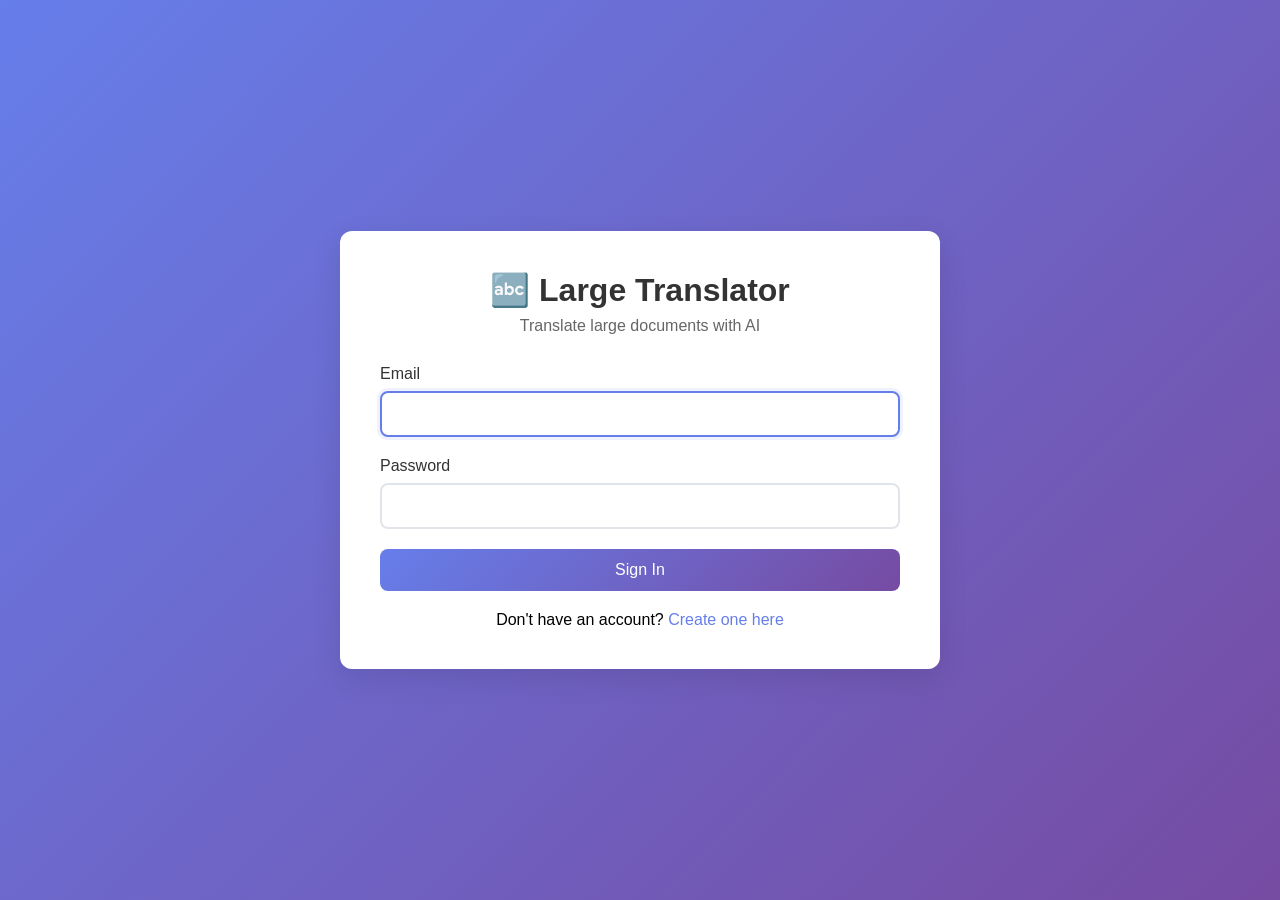
<file: frontend/index.html>
<!DOCTYPE html>
<html lang="en">
<head>
    <meta charset="UTF-8">
    <meta name="viewport" content="width=device-width, initial-scale=1.0">
    <title>Large Translator</title>
    <link rel="stylesheet" href="css/styles.css">
</head>
<body>
    <div class="container">
        <div class="header">
            <h1>🔤 Large Translator</h1>
            <p>Redirecting...</p>
        </div>
        
        <div class="loading">
            <div class="spinner"></div>
            Loading...
        </div>
    </div>

    <script src="js/shared.js"></script>
    <script>
        // Redirect to appropriate page based on authentication status
        document.addEventListener('DOMContentLoaded', () => {
            if (Auth.isAuthenticated()) {
                window.location.href = 'upload.html';
            } else {
                window.location.href = 'auth.html';
            }
        });
    </script>
</body>
</html>
</file>
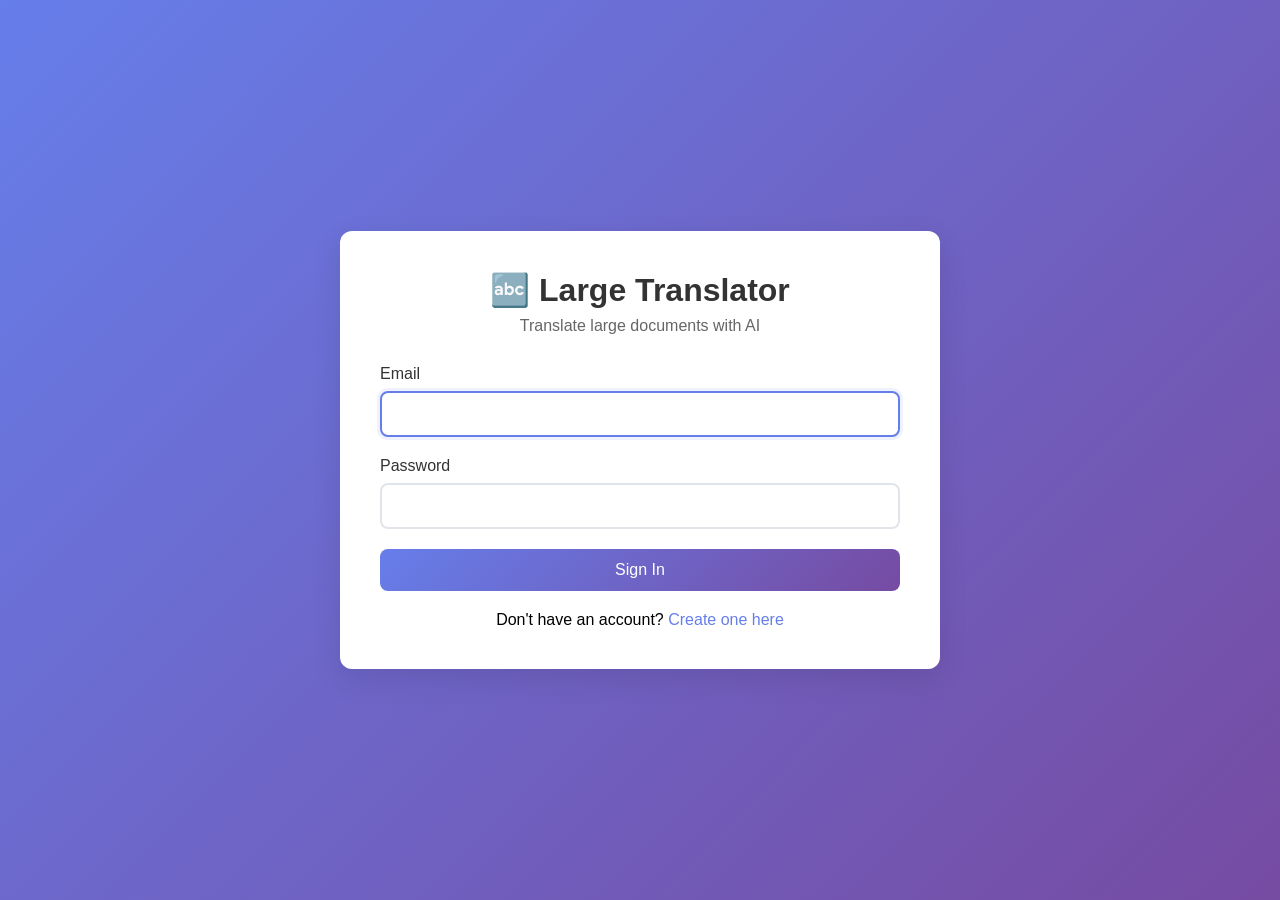
<file: frontend/auth.html>
<!DOCTYPE html>
<html lang="en">
<head>
    <meta charset="UTF-8">
    <meta name="viewport" content="width=device-width, initial-scale=1.0">
    <title>Large Translator - Login</title>
    <link rel="stylesheet" href="css/styles.css">
</head>
<body>
    <div class="container">
        <div class="header">
            <h1>🔤 Large Translator</h1>
            <p>Translate large documents with AI</p>
        </div>

        <!-- Login Form -->
        <form id="loginForm">
            <div class="form-group">
                <label for="email">Email</label>
                <input type="email" id="email" class="form-control" required>
            </div>
            
            <div class="form-group">
                <label for="password">Password</label>
                <input type="password" id="password" class="form-control" required>
            </div>
            
            <button type="submit" class="btn" id="loginBtn" data-original-text="Sign In">
                Sign In
            </button>
        </form>

        <!-- Toggle to Signup -->
        <div style="text-align: center; margin-top: 20px;">
            <p>Don't have an account? 
                <a href="#" id="toggleSignup" style="color: #667eea; text-decoration: none; font-weight: 500;">
                    Create one here
                </a>
            </p>
        </div>

        <!-- Signup Form (Hidden by default) -->
        <form id="signupForm" style="display: none;">
            <div class="form-group">
                <label for="signupEmail">Email</label>
                <input type="email" id="signupEmail" class="form-control" required>
            </div>
            
            <div class="form-group">
                <label for="signupPassword">Password</label>
                <input type="password" id="signupPassword" class="form-control" required minlength="6">
            </div>
            
            <div class="form-group">
                <label for="confirmPassword">Confirm Password</label>
                <input type="password" id="confirmPassword" class="form-control" required minlength="6">
            </div>
            
            <button type="submit" class="btn" id="signupBtn" data-original-text="Create Account">
                Create Account
            </button>
        </form>

        <!-- Toggle back to Login -->
        <div id="backToLogin" style="text-align: center; margin-top: 20px; display: none;">
            <p>Already have an account? 
                <a href="#" id="toggleLogin" style="color: #667eea; text-decoration: none; font-weight: 500;">
                    Sign in here
                </a>
            </p>
        </div>
    </div>

    <script src="js/shared.js"></script>
    <script src="js/auth.js"></script>
</body>
</html>
</file>
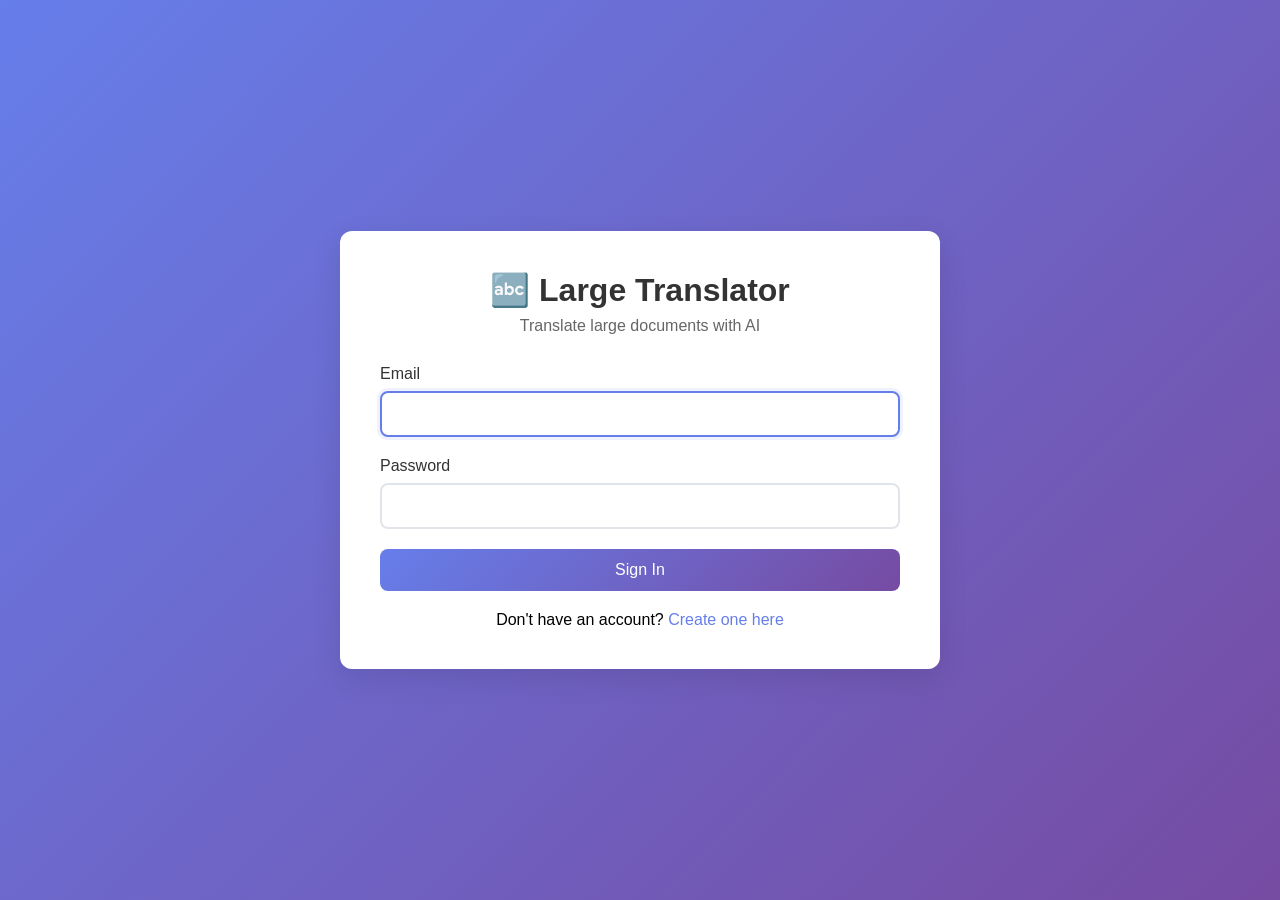
<file: frontend/history.html>
<!DOCTYPE html>
<html lang="en">
<head>
    <meta charset="UTF-8">
    <meta name="viewport" content="width=device-width, initial-scale=1.0">
    <title>Large Translator - Translation History</title>
    <link rel="stylesheet" href="css/styles.css">
    <style>
        .container {
            max-width: 1000px;
        }
        
        .history-section {
            margin-top: 30px;
        }
        
        .history-header {
            display: flex;
            justify-content: space-between;
            align-items: center;
            margin-bottom: 30px;
        }
        
        .history-header h2 {
            color: #333;
            margin: 0;
        }
        
        .refresh-btn {
            background: #6c757d;
            color: white;
            border: none;
            padding: 10px 20px;
            border-radius: 6px;
            cursor: pointer;
            font-size: 14px;
        }
        
        .refresh-btn:hover {
            background: #5a6268;
        }
        
        .job-item {
            background: #f8f9fa;
            border: 1px solid #e1e5e9;
            border-radius: 8px;
            padding: 20px;
            margin-bottom: 20px;
        }
        
        .job-header {
            display: flex;
            justify-content: space-between;
            align-items: center;
            margin-bottom: 12px;
        }
        
        .job-title {
            font-weight: bold;
            color: #333;
            font-size: 1.1rem;
        }
        
        .job-details {
            margin: 12px 0;
            color: #666;
        }
        
        .job-details p {
            margin: 4px 0;
        }
        
        .job-progress {
            margin: 12px 0;
        }
        
        .job-actions {
            display: flex;
            gap: 10px;
            margin-top: 12px;
            flex-wrap: wrap;
        }
        
        .navigation-buttons {
            display: flex;
            gap: 15px;
            justify-content: center;
            margin-top: 40px;
        }
        
        .empty-state {
            text-align: center;
            padding: 60px 20px;
            color: #666;
        }
        
        .empty-state .icon {
            font-size: 4rem;
            margin-bottom: 20px;
            display: block;
        }
        
        .empty-state h3 {
            margin-bottom: 10px;
            color: #333;
        }
        
        .filter-section {
            background: #f8f9fa;
            border: 1px solid #e1e5e9;
            border-radius: 8px;
            padding: 20px;
            margin-bottom: 30px;
        }
        
        .filter-row {
            display: grid;
            grid-template-columns: 1fr 1fr 1fr auto;
            gap: 15px;
            align-items: end;
        }
        
        .filter-group {
            display: flex;
            flex-direction: column;
        }
        
        .filter-group label {
            margin-bottom: 5px;
            font-weight: 500;
            color: #333;
        }
        
        @media (max-width: 768px) {
            .job-header {
                flex-direction: column;
                align-items: flex-start;
                gap: 8px;
            }
            
            .job-actions {
                flex-wrap: wrap;
            }
            
            .navigation-buttons {
                flex-direction: column;
                align-items: center;
            }
            
            .filter-row {
                grid-template-columns: 1fr;
                gap: 15px;
            }
        }
    </style>
</head>
<body>
    <div class="container">
        <div class="header">
            <h1>📋 Translation History</h1>
            <p>View and manage all your translation jobs</p>
        </div>

        <!-- Filter Section -->
        <div class="filter-section">
            <div class="filter-row">
                <div class="filter-group">
                    <label for="statusFilter">Filter by Status</label>
                    <select id="statusFilter" class="form-control">
                        <option value="">All Statuses</option>
                        <option value="pending">Pending</option>
                        <option value="in_progress">In Progress</option>
                        <option value="completed">Completed</option>
                        <option value="failed">Failed</option>
                    </select>
                </div>
                
                <div class="filter-group">
                    <label for="sortBy">Sort By</label>
                    <select id="sortBy" class="form-control">
                        <option value="created_desc">Newest First</option>
                        <option value="created_asc">Oldest First</option>
                        <option value="status">Status</option>
                        <option value="progress">Progress</option>
                    </select>
                </div>
                
                <div class="filter-group">
                    <label for="searchQuery">Search</label>
                    <input type="text" id="searchQuery" class="form-control" placeholder="Search translations...">
                </div>
                
                <div class="filter-group">
                    <button id="clearFiltersBtn" class="btn btn-secondary">Clear Filters</button>
                </div>
            </div>
        </div>

        <!-- Translation History Section -->
        <div class="history-section">
            <div class="history-header">
                <h2>All Translation Jobs</h2>
                <button class="refresh-btn" id="refreshHistoryBtn">🔄 Refresh</button>
            </div>
            
            <div id="translationHistoryList">
                <div class="loading">
                    <div class="spinner"></div>
                    Loading translation history...
                </div>
            </div>
        </div>

        <!-- Navigation Buttons -->
        <div class="navigation-buttons">
            <a href="upload.html" class="btn btn-secondary">
                📁 Upload Files
            </a>
            <a href="translate.html" class="btn btn-primary">
                🔤 New Translation
            </a>
        </div>
    </div>

    <script src="js/shared.js"></script>
    <script src="js/history.js"></script>
</body>
</html>
</file>
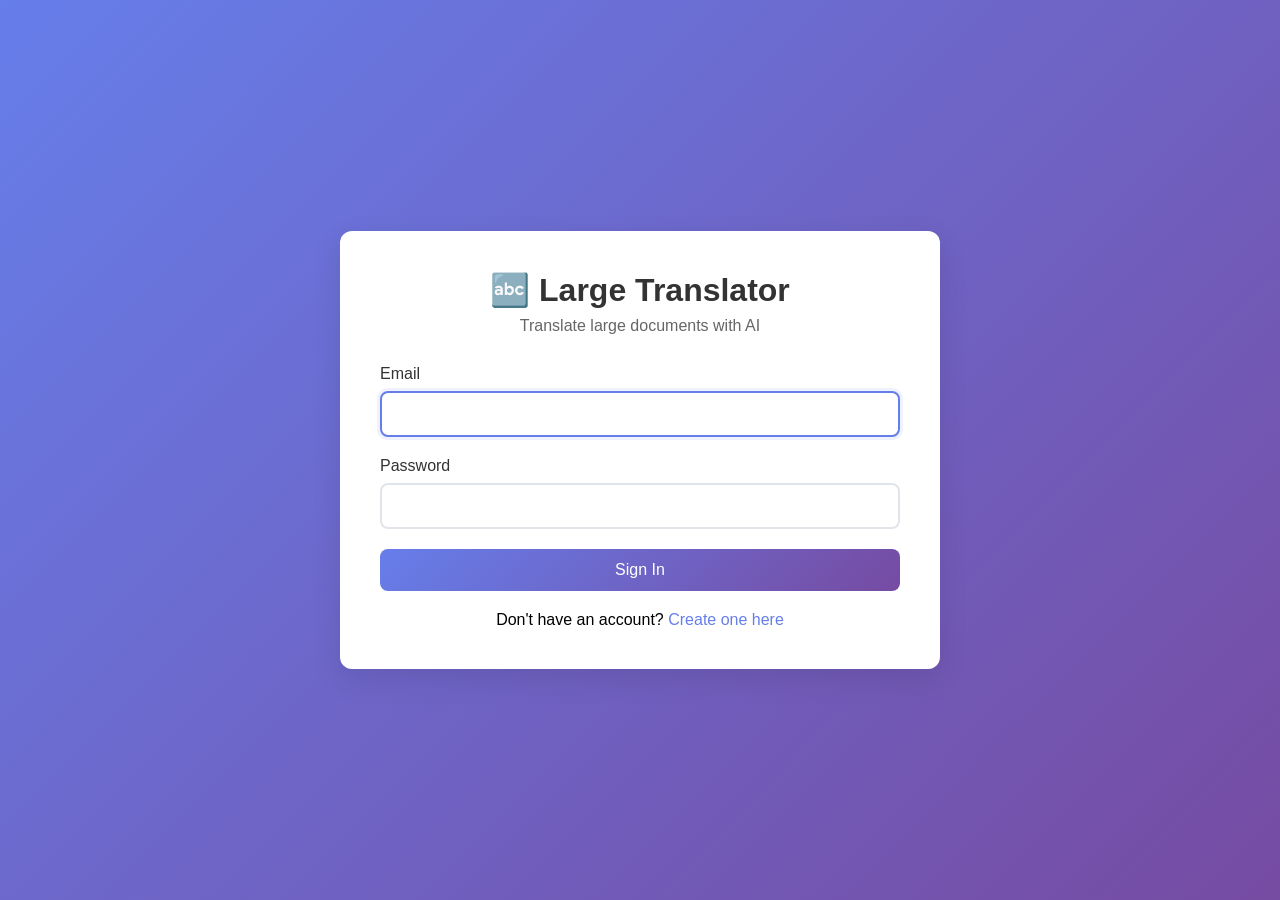
<file: frontend/translate.html>
<!DOCTYPE html>
<html lang="en">
<head>
    <meta charset="UTF-8">
    <meta name="viewport" content="width=device-width, initial-scale=1.0">
    <title>Large Translator - New Translation</title>
    <link rel="stylesheet" href="css/styles.css">
    <style>
        .container {
            max-width: 900px;
        }
        
        .translate-section {
            margin-bottom: 30px;
        }
        
        .file-selection {
            background: #f8f9fa;
            border: 1px solid #e1e5e9;
            border-radius: 8px;
            padding: 20px;
            margin-bottom: 20px;
        }
        
        .file-selection h3 {
            margin-top: 0;
            color: #333;
        }
        
        .file-selector {
            width: 100%;
            padding: 12px 16px;
            border: 2px solid #e1e5e9;
            border-radius: 8px;
            font-size: 16px;
        }
        
        .translation-config {
            display: grid;
            grid-template-columns: 1fr 1fr;
            gap: 20px;
            margin-bottom: 20px;
        }
        
        .config-group {
            background: #f8f9fa;
            border: 1px solid #e1e5e9;
            border-radius: 8px;
            padding: 20px;
        }
        
        .config-group h4 {
            margin-top: 0;
            color: #333;
        }
        
        .current-translation {
            margin-top: 40px;
        }
        
        .translation-status {
            background: #f8f9fa;
            border: 1px solid #e1e5e9;
            border-radius: 8px;
            padding: 20px;
            margin-bottom: 20px;
        }
        
        .status-header {
            display: flex;
            justify-content: space-between;
            align-items: center;
            margin-bottom: 12px;
        }
        
        .status-title {
            font-weight: bold;
            color: #333;
        }
        
        .status-progress {
            margin: 12px 0;
        }
        
        .status-actions {
            display: flex;
            gap: 10px;
            margin-top: 12px;
        }
        
        .navigation-buttons {
            display: flex;
            gap: 15px;
            justify-content: center;
            margin-top: 30px;
        }
        
        @media (max-width: 768px) {
            .translation-config {
                grid-template-columns: 1fr;
            }
            
            .status-header {
                flex-direction: column;
                align-items: flex-start;
                gap: 8px;
            }
            
            .status-actions {
                flex-wrap: wrap;
            }
            
            .navigation-buttons {
                flex-direction: column;
                align-items: center;
            }
        }
    </style>
</head>
<body>
    <div class="container">
        <div class="header">
            <h1>🔤 New Translation</h1>
            <p>Create a new translation job and monitor its progress</p>
        </div>

        <!-- File Selection Section -->
        <div class="translate-section">
            <div class="file-selection">
                <h3>📄 Select File to Translate</h3>
                <select id="fileSelector" class="file-selector">
                    <option value="">Loading files...</option>
                </select>
            </div>

            <!-- Translation Configuration -->
            <div class="translation-config">
                <div class="config-group">
                    <h4>Translation Prompt</h4>
                    <div class="form-group">
                        <textarea 
                            id="translationPrompt" 
                            class="form-control" 
                            rows="4" 
                            placeholder="Enter your translation prompt (e.g., 'Translate to Spanish', 'Translate to French maintaining formal tone', etc.)"
                            required
                        ></textarea>
                    </div>
                </div>

                <div class="config-group">
                    <h4>Settings</h4>
                    <div class="form-group">
                        <label for="chunkSize">Chunk Size (characters)</label>
                        <input type="number" id="chunkSize" class="form-control" value="2000" min="500" max="5000">
                        <small class="form-text">Larger chunks may be slower but maintain better context. Smaller chunks process faster.</small>
                    </div>
                </div>
            </div>

            <!-- Start Translation Button -->
            <button id="startTranslationBtn" class="btn" data-original-text="🚀 Start Translation">
                🚀 Start Translation
            </button>
        </div>

        <!-- Current Translation Status Section -->
        <div class="current-translation" id="currentTranslationSection" style="display: none;">
            <div class="files-header">
                <h2>Current Translation Status</h2>
                <button class="refresh-btn" id="refreshStatusBtn">🔄 Refresh</button>
            </div>
            
            <div id="currentTranslationStatus">
                <!-- Current translation status will be displayed here -->
            </div>
        </div>

        <!-- Navigation Buttons -->
        <div class="navigation-buttons">
            <a href="upload.html" class="btn btn-secondary">
                📁 Back to Upload
            </a>
            <a href="history.html" class="btn btn-secondary">
                📋 View Translation History
            </a>
        </div>
    </div>

    <script src="js/shared.js"></script>
    <script src="js/translate.js"></script>
</body>
</html>
</file>
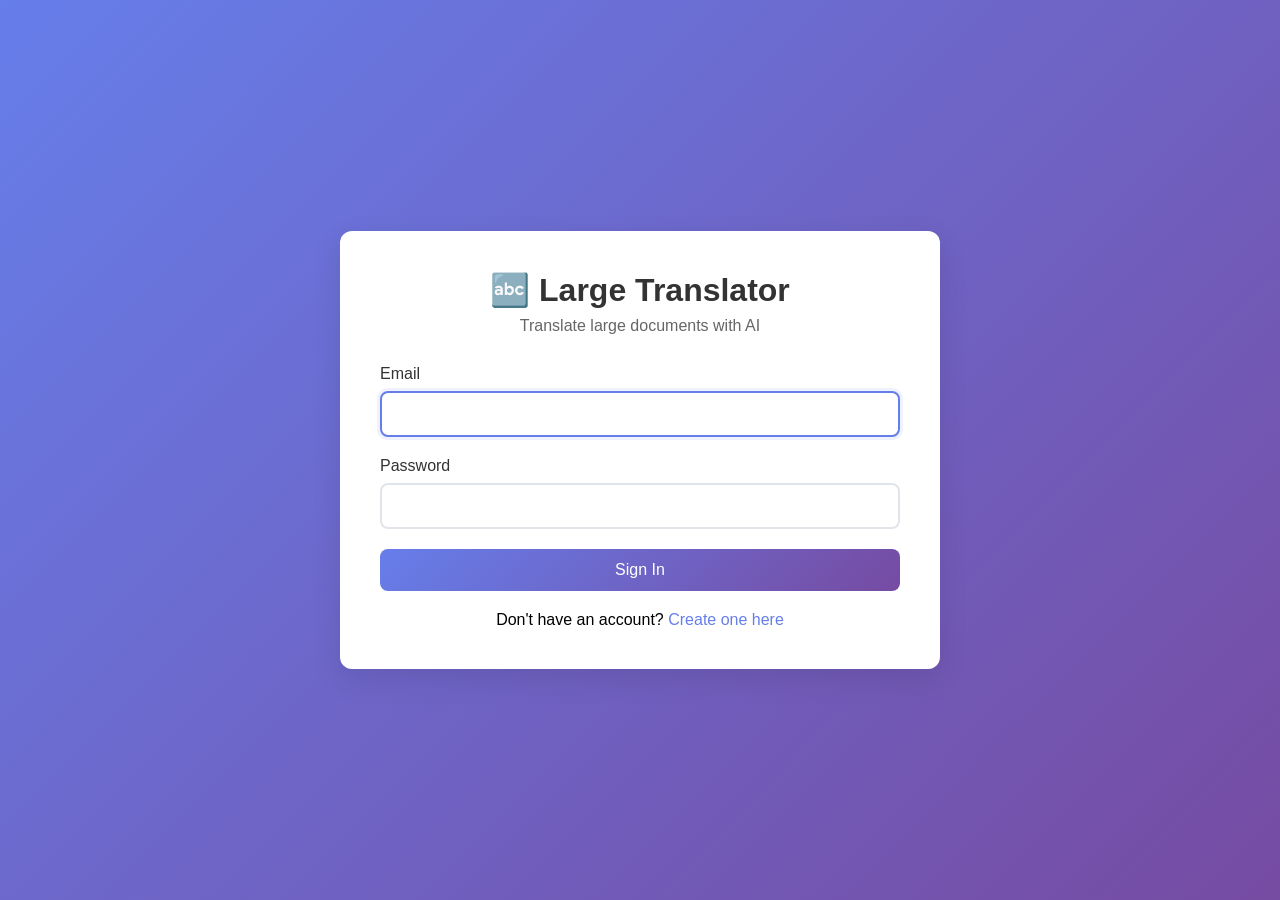
<file: frontend/translation-details.html>
<!DOCTYPE html>
<html lang="en">
<head>
    <meta charset="UTF-8">
    <meta name="viewport" content="width=device-width, initial-scale=1.0">
    <title>Large Translator - Translation Details</title>
    <link rel="stylesheet" href="css/styles.css">
    <style>
        .container {
            max-width: 1400px;
        }
        
        .translation-header {
            margin-bottom: 30px;
            padding: 20px;
            background: #f8f9fa;
            border: 1px solid #e1e5e9;
            border-radius: 8px;
        }
        
        .translation-meta {
            display: grid;
            grid-template-columns: repeat(auto-fit, minmax(250px, 1fr));
            gap: 20px;
            margin-top: 15px;
        }
        
        .meta-item {
            display: flex;
            flex-direction: column;
        }
        
        .meta-label {
            font-weight: 500;
            color: #666;
            font-size: 0.9rem;
            margin-bottom: 5px;
        }
        
        .meta-value {
            font-weight: bold;
            color: #333;
        }
        
        .chunks-container {
            display: flex;
            flex-direction: column;
            gap: 20px;
        }
        
        .chunk-comparison {
            display: grid;
            grid-template-columns: 1fr 1fr;
            gap: 20px;
            background: #f8f9fa;
            border: 1px solid #e1e5e9;
            border-radius: 8px;
            overflow: hidden;
        }
        
        .chunk-panel {
            padding: 20px;
            background: white;
        }
        
        .chunk-panel.original {
            border-right: 1px solid #e1e5e9;
        }
        
        .chunk-header {
            display: flex;
            justify-content: space-between;
            align-items: center;
            margin-bottom: 15px;
            padding-bottom: 10px;
            border-bottom: 2px solid #e1e5e9;
        }
        
        .chunk-title {
            font-weight: bold;
            font-size: 1.1rem;
        }
        
        .chunk-title.original {
            color: #495057;
        }
        
        .chunk-title.translated {
            color: #28a745;
        }
        
        .chunk-sequence {
            background: #6c757d;
            color: white;
            padding: 4px 8px;
            border-radius: 4px;
            font-size: 0.8rem;
        }
        
        .chunk-content {
            line-height: 1.6;
            white-space: pre-wrap;
            word-wrap: break-word;
        }
        
        .chunk-content.original {
            color: #495057;
        }
        
        .chunk-content.translated {
            color: #333;
        }
        
        .loading-state {
            text-align: center;
            padding: 60px 20px;
            color: #666;
        }
        
        .loading-state .spinner {
            margin-bottom: 20px;
        }
        
        .error-state {
            background: #f8d7da;
            border: 1px solid #f5c6cb;
            color: #721c24;
            padding: 20px;
            border-radius: 8px;
            margin: 20px 0;
        }
        
        .missing-chunk {
            background: #fff3cd;
            border: 1px solid #ffeaa7;
            color: #856404;
            padding: 15px;
            border-radius: 4px;
            font-style: italic;
            text-align: center;
        }
        
        .navigation-buttons {
            display: flex;
            gap: 15px;
            justify-content: center;
            margin-top: 40px;
        }
        
        .progress-info {
            display: flex;
            align-items: center;
            gap: 10px;
            font-size: 0.9rem;
            color: #666;
        }
        
        .progress-bar {
            width: 200px;
            height: 8px;
            background: #e1e5e9;
            border-radius: 4px;
            overflow: hidden;
        }
        
        .progress-fill {
            height: 100%;
            background: #28a745;
            transition: width 0.3s ease;
        }
        
        .chunk-pair {
            margin-bottom: 30px;
            border: 1px solid #e1e5e9;
            border-radius: 8px;
            background: #ffffff;
            overflow: hidden;
        }
        
        .chunk-pair.chunk-error {
            border-color: #dc3545;
            background: #fff8f8;
        }
        
        .chunk-header {
            display: flex;
            justify-content: space-between;
            align-items: center;
            padding: 15px 20px;
            background: #f8f9fa;
            border-bottom: 1px solid #e1e5e9;
        }
        
        .chunk-error .chunk-header {
            background: #f8d7da;
            border-bottom-color: #dc3545;
        }
        
        .chunk-number {
            font-weight: bold;
            color: #495057;
        }
        
        .chunk-sequence {
            color: #6c757d;
            font-size: 0.9em;
        }
        
        .error-indicator {
            color: #dc3545;
            font-weight: bold;
            font-size: 0.9em;
        }
        
        .chunks-row {
            display: grid;
            grid-template-columns: 1fr 1fr;
            gap: 0;
        }
        
        .chunk-column {
            padding: 20px;
        }
        
        .chunk-column:first-child {
            border-right: 1px solid #e1e5e9;
        }
        
        .chunk-error .chunk-column:first-child {
            border-right-color: #dc3545;
        }
        
        .chunk-label {
            font-weight: bold;
            color: #495057;
            margin-bottom: 10px;
            font-size: 0.9em;
            text-transform: uppercase;
            letter-spacing: 0.5px;
        }
        
        .chunk-content {
            background: #f8f9fa;
            border: 1px solid #e1e5e9;
            border-radius: 4px;
            padding: 15px;
            margin-bottom: 10px;
            line-height: 1.5;
            white-space: pre-wrap;
            font-family: Georgia, serif;
            min-height: 80px;
        }
        
        .chunk-content.error-content {
            background: #f8d7da;
            border-color: #dc3545;
            color: #721c24;
        }
        
        .chunk-info {
            font-size: 0.85em;
            color: #6c757d;
        }
        
        .error-details {
            padding: 15px 20px;
            background: #f8d7da;
            border-top: 1px solid #dc3545;
            color: #721c24;
        }
        
        .error-message {
            background: #ffffff;
            border: 1px solid #dc3545;
            border-radius: 4px;
            padding: 10px;
            margin-top: 10px;
            font-family: monospace;
            font-size: 0.85em;
        }
        
        .error-display {
            display: flex;
            align-items: center;
            gap: 15px;
            padding: 20px;
            text-align: center;
            color: #721c24;
        }
        
        .error-icon {
            font-size: 2em;
        }
        
        .error-summary {
            text-align: left;
        }
        
        .error-text {
            color: #6c757d;
            font-style: italic;
        }
        
        .placeholder-text {
            color: #6c757d;
            font-style: italic;
        }
        
        .error-summary {
            background: #f8d7da;
            border: 1px solid #dc3545;
            border-radius: 8px;
            padding: 20px;
            margin-top: 20px;
            color: #721c24;
        }
        
        .error-summary h3 {
            margin: 0 0 10px 0;
            color: #721c24;
        }
        
        .status-badge {
            padding: 4px 8px;
            border-radius: 4px;
            font-size: 0.85em;
            font-weight: bold;
            text-transform: uppercase;
        }
        
        .status-pending {
            background: #fff3cd;
            color: #856404;
        }
        
        .status-in-progress {
            background: #cce7ff;
            color: #004085;
        }
        
        .status-completed {
            background: #d4edda;
            color: #155724;
        }
        
        .status-completed-with-errors {
            background: #fff3cd;
            color: #856404;
        }
        
        .status-failed {
            background: #f8d7da;
            color: #721c24;
        }
        
        .text-warning {
            color: #856404;
        }
        
        .text-success {
            color: #155724;
        }
        
        #loading {
            display: none;
            text-align: center;
            padding: 40px;
            color: #6c757d;
        }
        
        #error-message {
            display: none;
            background: #f8d7da;
            border: 1px solid #dc3545;
            color: #721c24;
            padding: 15px;
            margin: 20px 0;
            border-radius: 4px;
        }
        
        .back-button {
            margin-bottom: 20px;
        }
        
        @media (max-width: 768px) {
            .chunk-comparison {
                grid-template-columns: 1fr;
            }
            
            .chunk-panel.original {
                border-right: none;
                border-bottom: 1px solid #e1e5e9;
            }
            
            .translation-meta {
                grid-template-columns: 1fr;
            }
            
            .chunks-row {
                grid-template-columns: 1fr;
            }
            
            .chunk-column:first-child {
                border-right: none;
                border-bottom: 1px solid #e1e5e9;
            }
            
            .chunk-error .chunk-column:first-child {
                border-bottom-color: #dc3545;
            }
        }
    </style>
</head>
<body>
    <div class="container">
        <!-- Back to History Button -->
        <div class="back-button">
            <a href="history.html" class="btn btn-secondary">
                ← Back to Translation History
            </a>
        </div>

        <!-- Loading State -->
        <div id="loading">Loading translation details...</div>
        
        <!-- Error Message -->
        <div id="error-message"></div>

        <!-- Translation Header -->
        <div id="translation-header"></div>

        <!-- Chunks Comparison -->
        <div id="chunks-container"></div>
    </div>

    <script src="js/shared.js"></script>
    <script src="js/translation-details.js"></script>
</body>
</html>
</file>
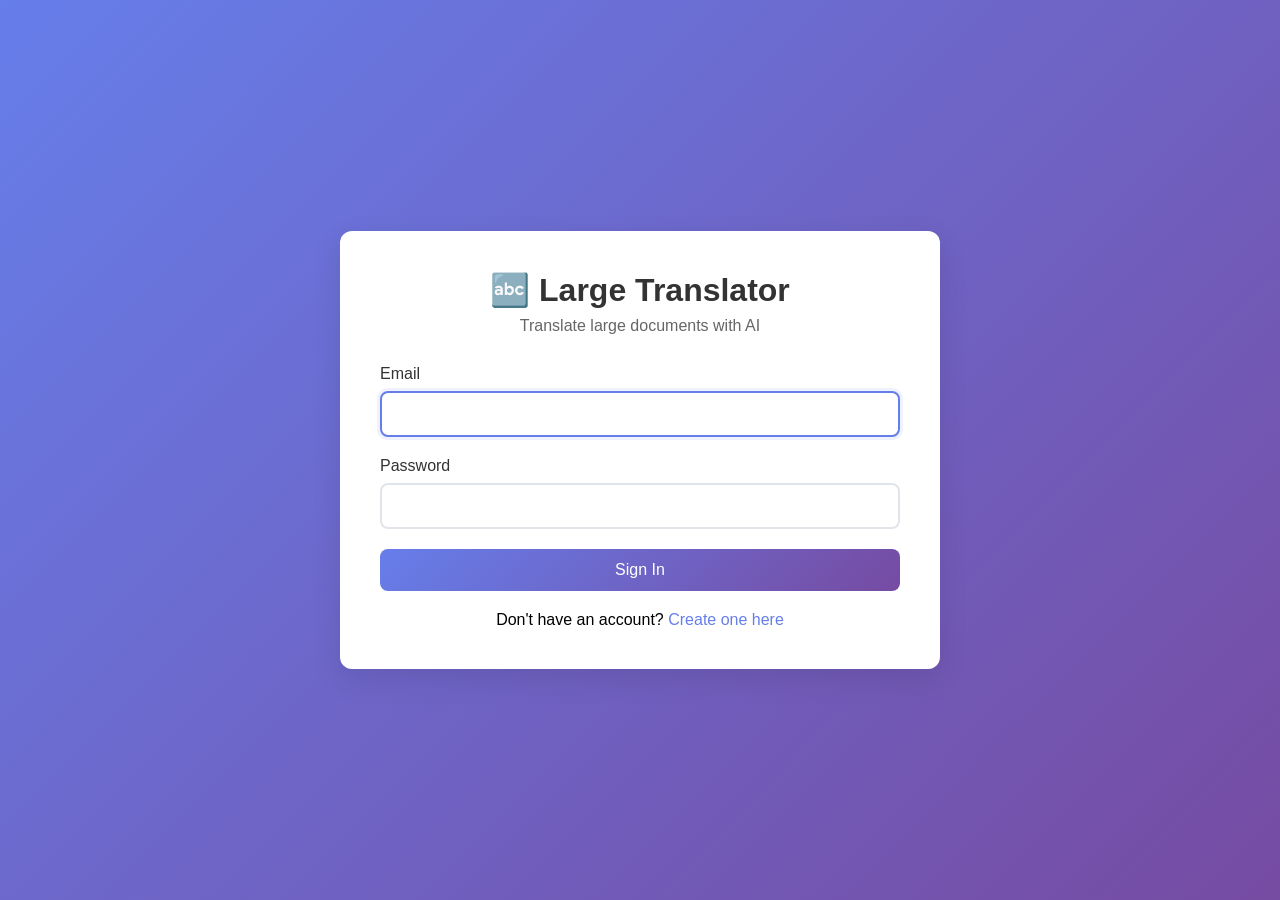
<file: frontend/upload.html>
<!DOCTYPE html>
<html lang="en">
<head>
    <meta charset="UTF-8">
    <meta name="viewport" content="width=device-width, initial-scale=1.0">
    <title>Large Translator - Upload Files</title>
    <link rel="stylesheet" href="css/styles.css">
    <style>
        .container {
            max-width: 800px;
        }
        
        .upload-section {
            margin-bottom: 40px;
        }
        
        .files-section {
            margin-top: 40px;
        }
        
        .files-header {
            display: flex;
            justify-content: space-between;
            align-items: center;
            margin-bottom: 20px;
        }
        
        .files-header h2 {
            color: #333;
            margin: 0;
        }
        
        .refresh-btn {
            background: #6c757d;
            color: white;
            border: none;
            padding: 8px 16px;
            border-radius: 6px;
            cursor: pointer;
            font-size: 14px;
        }
        
        .refresh-btn:hover {
            background: #5a6268;
        }
        
        .empty-state {
            text-align: center;
            padding: 40px;
            color: #666;
        }
        
        .empty-state .icon {
            font-size: 3rem;
            margin-bottom: 16px;
            display: block;
        }
    </style>
</head>
<body>
    <div class="container">
        <div class="header">
            <h1>📁 Upload Files</h1>
            <p>Upload text files to translate with AI</p>
        </div>

        <!-- File Upload Section -->
        <div class="upload-section">
            <div class="file-drop-zone" id="dropZone">
                <div class="icon">📄</div>
                <h3>Drop your text file here</h3>
                <p>or click to browse</p>
                <input type="file" id="fileInput" style="display: none;" accept=".txt,.md,.csv,.json,.xml,.html,.css,.js,.py,.java,.cpp,.c,text/*">
            </div>
        </div>

        <!-- Uploaded Files Section -->
        <div class="files-section">
            <div class="files-header">
                <h2>Your Files</h2>
                <button class="refresh-btn" id="refreshBtn">🔄 Refresh</button>
            </div>
            
            <div id="filesList">
                <div class="loading">
                    <div class="spinner"></div>
                    Loading files...
                </div>
            </div>
        </div>

        <!-- Action Buttons -->
        <div style="margin-top: 30px; text-align: center;">
            <a href="translate.html" class="btn btn-primary" style="margin-right: 10px;">
                🔤 New Translation
            </a>
            <a href="history.html" class="btn btn-secondary">
                📋 Translation History
            </a>
        </div>
    </div>

    <script src="js/shared.js"></script>
    <script src="js/upload.js"></script>
</body>
</html>
</file>
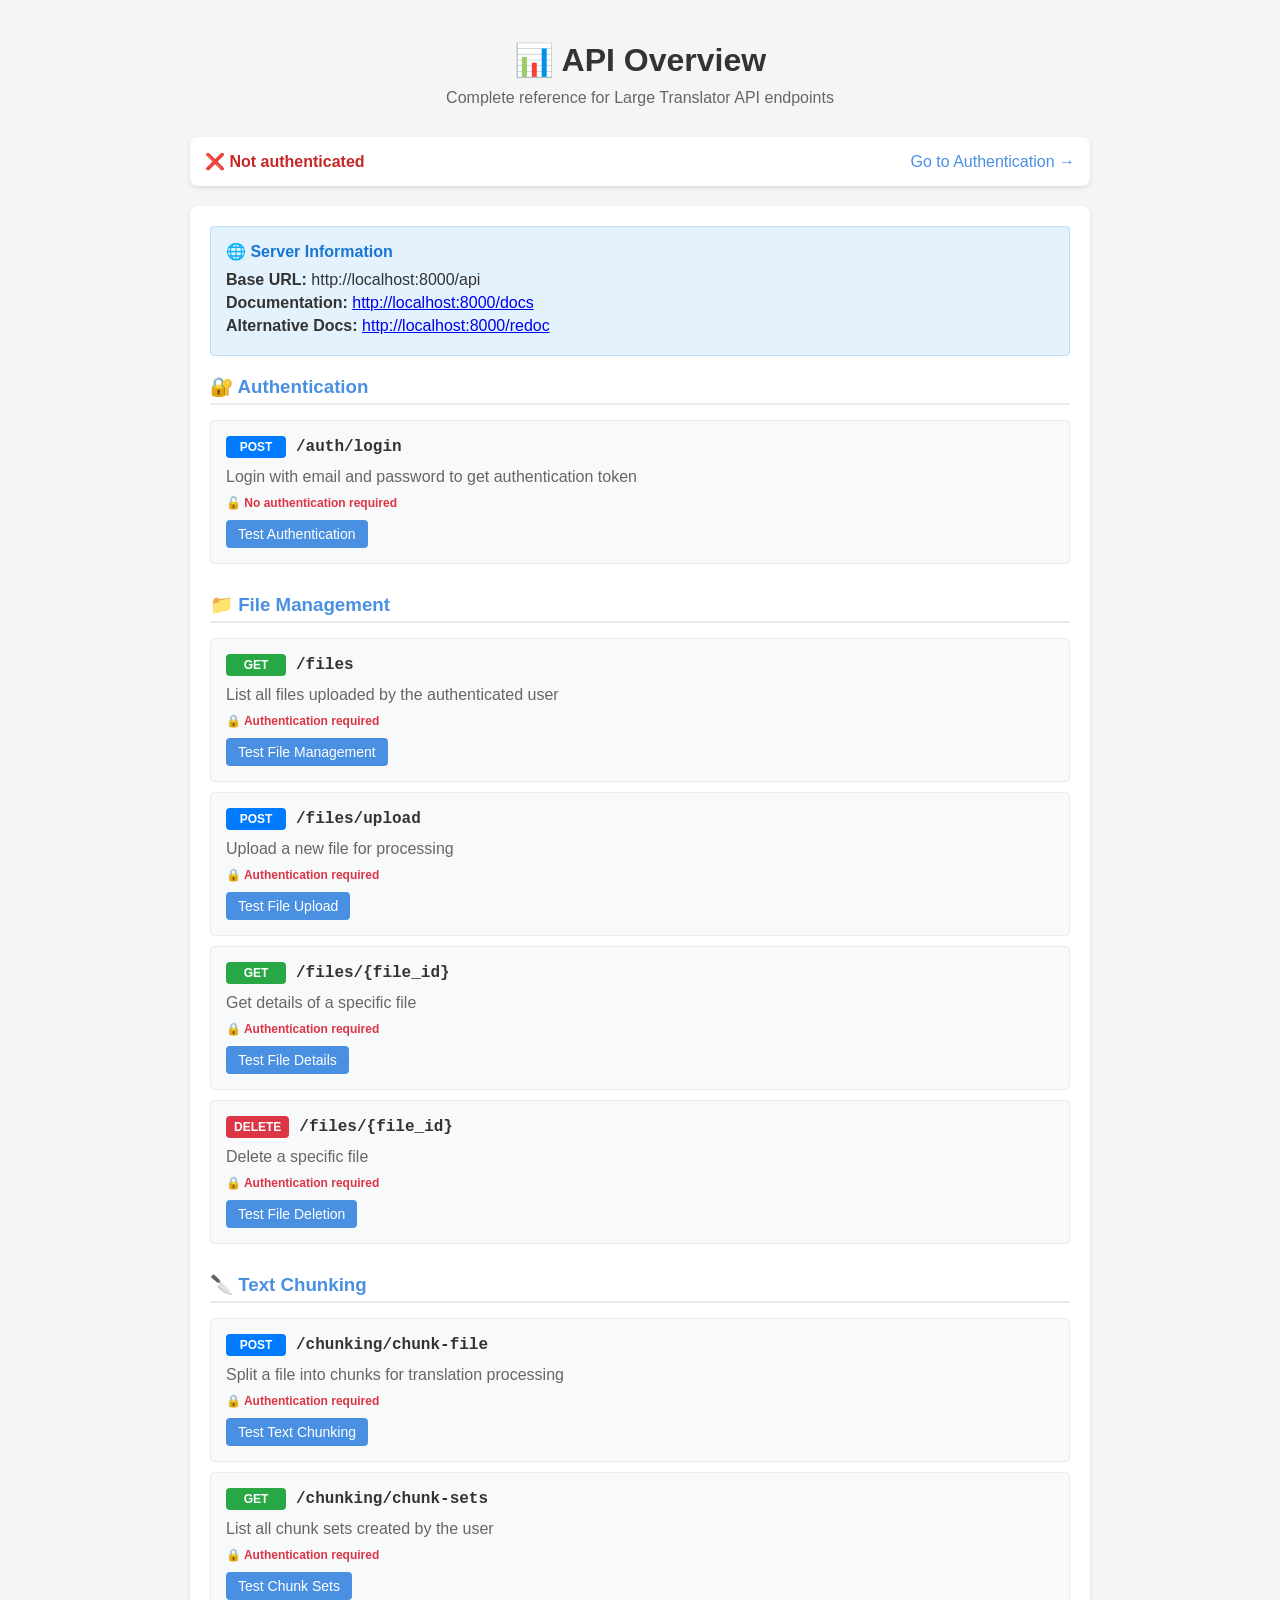
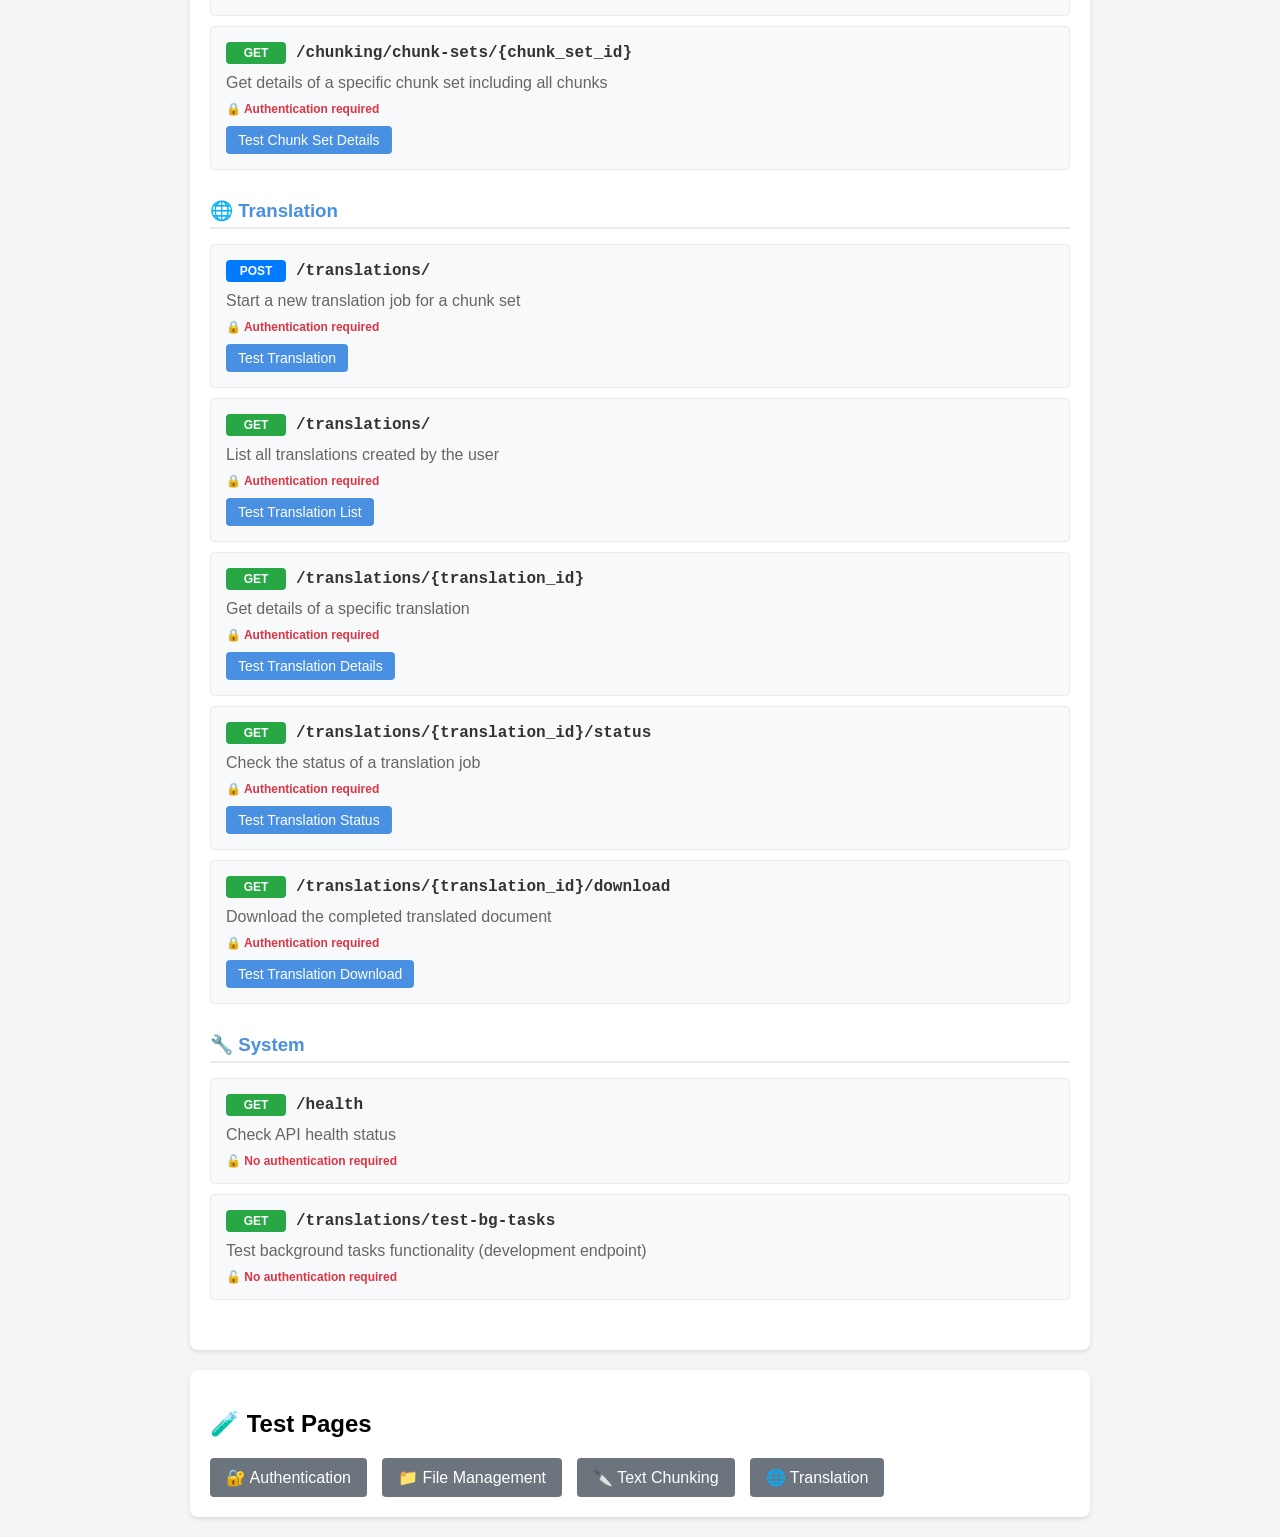
<file: frontend/tests/api-overview.html>
<!DOCTYPE html>
<html lang="en">
<head>
  <meta charset="UTF-8">
  <meta name="viewport" content="width=device-width, initial-scale=1.0">
  <title>API Overview - Large Translator API</title>
  <style>
    * {
      box-sizing: border-box;
      font-family: -apple-system, BlinkMacSystemFont, 'Segoe UI', Roboto, Oxygen, Ubuntu, Cantarell, 'Open Sans', 'Helvetica Neue', sans-serif;
    }
    body {
      margin: 0;
      padding: 20px;
      background-color: #f5f5f5;
      display: flex;
      flex-direction: column;
      align-items: center;
      min-height: 100vh;
    }
    .header {
      text-align: center;
      margin-bottom: 30px;
    }
    .header h1 {
      color: #333;
      margin-bottom: 10px;
    }
    .header p {
      color: #666;
      margin: 0;
    }
    .auth-bar {
      background-color: white;
      border-radius: 8px;
      padding: 15px;
      box-shadow: 0 2px 4px rgba(0, 0, 0, 0.1);
      width: 100%;
      max-width: 900px;
      margin-bottom: 20px;
      display: flex;
      justify-content: space-between;
      align-items: center;
    }
    .auth-status {
      font-weight: bold;
    }
    .logged-in {
      color: #2e7d32;
    }
    .logged-out {
      color: #c62828;
    }
    .section {
      background-color: white;
      border-radius: 8px;
      padding: 20px;
      box-shadow: 0 2px 4px rgba(0, 0, 0, 0.1);
      width: 100%;
      max-width: 900px;
      margin-bottom: 20px;
    }
    .section h2 {
      margin-top: 0;
      margin-bottom: 15px;
      color: #333;
    }
    .endpoint-group {
      margin-bottom: 30px;
    }
    .endpoint-group h3 {
      color: #4a90e2;
      margin-bottom: 15px;
      border-bottom: 2px solid #e9ecef;
      padding-bottom: 5px;
    }
    .endpoint {
      background-color: #f8f9fa;
      border: 1px solid #e9ecef;
      border-radius: 4px;
      padding: 15px;
      margin-bottom: 10px;
    }
    .endpoint-header {
      display: flex;
      align-items: center;
      margin-bottom: 10px;
    }
    .method {
      display: inline-block;
      padding: 4px 8px;
      border-radius: 4px;
      font-weight: bold;
      font-size: 12px;
      margin-right: 10px;
      min-width: 60px;
      text-align: center;
    }
    .method.get {
      background-color: #28a745;
      color: white;
    }
    .method.post {
      background-color: #007bff;
      color: white;
    }
    .method.put {
      background-color: #ffc107;
      color: black;
    }
    .method.delete {
      background-color: #dc3545;
      color: white;
    }
    .endpoint-path {
      font-family: 'Courier New', monospace;
      font-weight: bold;
      color: #333;
    }
    .endpoint-description {
      color: #666;
      margin-bottom: 10px;
    }
    .endpoint-auth {
      font-size: 12px;
      color: #dc3545;
      font-weight: bold;
    }
    .test-link {
      background-color: #4a90e2;
      color: white;
      text-decoration: none;
      padding: 6px 12px;
      border-radius: 4px;
      font-size: 14px;
      display: inline-block;
      margin-top: 10px;
    }
    .test-link:hover {
      background-color: #3b7dcd;
    }
    .navigation {
      background-color: white;
      border-radius: 8px;
      padding: 20px;
      box-shadow: 0 2px 4px rgba(0, 0, 0, 0.1);
      width: 100%;
      max-width: 900px;
    }
    .nav-links {
      display: flex;
      gap: 15px;
      flex-wrap: wrap;
    }
    .nav-link {
      background-color: #6c757d;
      color: white;
      text-decoration: none;
      padding: 10px 16px;
      border-radius: 4px;
      transition: background-color 0.2s;
    }
    .nav-link:hover {
      background-color: #5a6268;
    }
    .server-info {
      background-color: #e3f2fd;
      border: 1px solid #bbdefb;
      border-radius: 4px;
      padding: 15px;
      margin-bottom: 20px;
    }
    .server-info h4 {
      margin: 0 0 10px 0;
      color: #1976d2;
    }
    .server-info p {
      margin: 5px 0;
      color: #333;
    }
  </style>
</head>
<body>
  <div class="header">
    <h1>📊 API Overview</h1>
    <p>Complete reference for Large Translator API endpoints</p>
  </div>

  <div class="auth-bar">
    <div id="auth-status" class="auth-status logged-out">❌ Not authenticated</div>
    <a href="auth-test.html" style="color: #4a90e2; text-decoration: none;">Go to Authentication →</a>
  </div>

  <section class="section">
    <div class="server-info">
      <h4>🌐 Server Information</h4>
      <p><strong>Base URL:</strong> <code>http://localhost:8000/api</code></p>
      <p><strong>Documentation:</strong> <a href="http://localhost:8000/docs" target="_blank">http://localhost:8000/docs</a></p>
      <p><strong>Alternative Docs:</strong> <a href="http://localhost:8000/redoc" target="_blank">http://localhost:8000/redoc</a></p>
    </div>

    <div class="endpoint-group">
      <h3>🔐 Authentication</h3>
      
      <div class="endpoint">
        <div class="endpoint-header">
          <span class="method post">POST</span>
          <span class="endpoint-path">/auth/login</span>
        </div>
        <div class="endpoint-description">
          Login with email and password to get authentication token
        </div>
        <div class="endpoint-auth">🔓 No authentication required</div>
        <a href="auth-test.html" class="test-link">Test Authentication</a>
      </div>
    </div>

    <div class="endpoint-group">
      <h3>📁 File Management</h3>
      
      <div class="endpoint">
        <div class="endpoint-header">
          <span class="method get">GET</span>
          <span class="endpoint-path">/files</span>
        </div>
        <div class="endpoint-description">
          List all files uploaded by the authenticated user
        </div>
        <div class="endpoint-auth">🔒 Authentication required</div>
        <a href="file-management-test.html" class="test-link">Test File Management</a>
      </div>

      <div class="endpoint">
        <div class="endpoint-header">
          <span class="method post">POST</span>
          <span class="endpoint-path">/files/upload</span>
        </div>
        <div class="endpoint-description">
          Upload a new file for processing
        </div>
        <div class="endpoint-auth">🔒 Authentication required</div>
        <a href="file-management-test.html" class="test-link">Test File Upload</a>
      </div>

      <div class="endpoint">
        <div class="endpoint-header">
          <span class="method get">GET</span>
          <span class="endpoint-path">/files/{file_id}</span>
        </div>
        <div class="endpoint-description">
          Get details of a specific file
        </div>
        <div class="endpoint-auth">🔒 Authentication required</div>
        <a href="file-management-test.html" class="test-link">Test File Details</a>
      </div>

      <div class="endpoint">
        <div class="endpoint-header">
          <span class="method delete">DELETE</span>
          <span class="endpoint-path">/files/{file_id}</span>
        </div>
        <div class="endpoint-description">
          Delete a specific file
        </div>
        <div class="endpoint-auth">🔒 Authentication required</div>
        <a href="file-management-test.html" class="test-link">Test File Deletion</a>
      </div>
    </div>

    <div class="endpoint-group">
      <h3>🔪 Text Chunking</h3>
      
      <div class="endpoint">
        <div class="endpoint-header">
          <span class="method post">POST</span>
          <span class="endpoint-path">/chunking/chunk-file</span>
        </div>
        <div class="endpoint-description">
          Split a file into chunks for translation processing
        </div>
        <div class="endpoint-auth">🔒 Authentication required</div>
        <a href="chunking-test.html" class="test-link">Test Text Chunking</a>
      </div>

      <div class="endpoint">
        <div class="endpoint-header">
          <span class="method get">GET</span>
          <span class="endpoint-path">/chunking/chunk-sets</span>
        </div>
        <div class="endpoint-description">
          List all chunk sets created by the user
        </div>
        <div class="endpoint-auth">🔒 Authentication required</div>
        <a href="chunking-test.html" class="test-link">Test Chunk Sets</a>
      </div>

      <div class="endpoint">
        <div class="endpoint-header">
          <span class="method get">GET</span>
          <span class="endpoint-path">/chunking/chunk-sets/{chunk_set_id}</span>
        </div>
        <div class="endpoint-description">
          Get details of a specific chunk set including all chunks
        </div>
        <div class="endpoint-auth">🔒 Authentication required</div>
        <a href="chunking-test.html" class="test-link">Test Chunk Set Details</a>
      </div>
    </div>

    <div class="endpoint-group">
      <h3>🌐 Translation</h3>
      
      <div class="endpoint">
        <div class="endpoint-header">
          <span class="method post">POST</span>
          <span class="endpoint-path">/translations/</span>
        </div>
        <div class="endpoint-description">
          Start a new translation job for a chunk set
        </div>
        <div class="endpoint-auth">🔒 Authentication required</div>
        <a href="translation-test.html" class="test-link">Test Translation</a>
      </div>

      <div class="endpoint">
        <div class="endpoint-header">
          <span class="method get">GET</span>
          <span class="endpoint-path">/translations/</span>
        </div>
        <div class="endpoint-description">
          List all translations created by the user
        </div>
        <div class="endpoint-auth">🔒 Authentication required</div>
        <a href="translation-test.html" class="test-link">Test Translation List</a>
      </div>

      <div class="endpoint">
        <div class="endpoint-header">
          <span class="method get">GET</span>
          <span class="endpoint-path">/translations/{translation_id}</span>
        </div>
        <div class="endpoint-description">
          Get details of a specific translation
        </div>
        <div class="endpoint-auth">🔒 Authentication required</div>
        <a href="translation-test.html" class="test-link">Test Translation Details</a>
      </div>

      <div class="endpoint">
        <div class="endpoint-header">
          <span class="method get">GET</span>
          <span class="endpoint-path">/translations/{translation_id}/status</span>
        </div>
        <div class="endpoint-description">
          Check the status of a translation job
        </div>
        <div class="endpoint-auth">🔒 Authentication required</div>
        <a href="translation-test.html" class="test-link">Test Translation Status</a>
      </div>

      <div class="endpoint">
        <div class="endpoint-header">
          <span class="method get">GET</span>
          <span class="endpoint-path">/translations/{translation_id}/download</span>
        </div>
        <div class="endpoint-description">
          Download the completed translated document
        </div>
        <div class="endpoint-auth">🔒 Authentication required</div>
        <a href="translation-test.html" class="test-link">Test Translation Download</a>
      </div>
    </div>

    <div class="endpoint-group">
      <h3>🔧 System</h3>
      
      <div class="endpoint">
        <div class="endpoint-header">
          <span class="method get">GET</span>
          <span class="endpoint-path">/health</span>
        </div>
        <div class="endpoint-description">
          Check API health status
        </div>
        <div class="endpoint-auth">🔓 No authentication required</div>
      </div>

      <div class="endpoint">
        <div class="endpoint-header">
          <span class="method get">GET</span>
          <span class="endpoint-path">/translations/test-bg-tasks</span>
        </div>
        <div class="endpoint-description">
          Test background tasks functionality (development endpoint)
        </div>
        <div class="endpoint-auth">🔓 No authentication required</div>
      </div>
    </div>
  </section>

  <section class="navigation">
    <h2>🧪 Test Pages</h2>
    <div class="nav-links">
      <a href="auth-test.html" class="nav-link">🔐 Authentication</a>
      <a href="file-management-test.html" class="nav-link">📁 File Management</a>
      <a href="chunking-test.html" class="nav-link">🔪 Text Chunking</a>
      <a href="translation-test.html" class="nav-link">🌐 Translation</a>
    </div>
  </section>

  <script>
    // Check authentication status on page load
    document.addEventListener('DOMContentLoaded', checkAuthStatus);

    function checkAuthStatus() {
      const token = sessionStorage.getItem('auth_token');
      const email = sessionStorage.getItem('user_email');
      const authStatus = document.getElementById('auth-status');
      
      if (token && email) {
        authStatus.textContent = `✅ Logged in as: ${email}`;
        authStatus.className = 'auth-status logged-in';
      } else {
        authStatus.textContent = '❌ Not authenticated';
        authStatus.className = 'auth-status logged-out';
      }
    }
  </script>
</body>
</html>
</file>
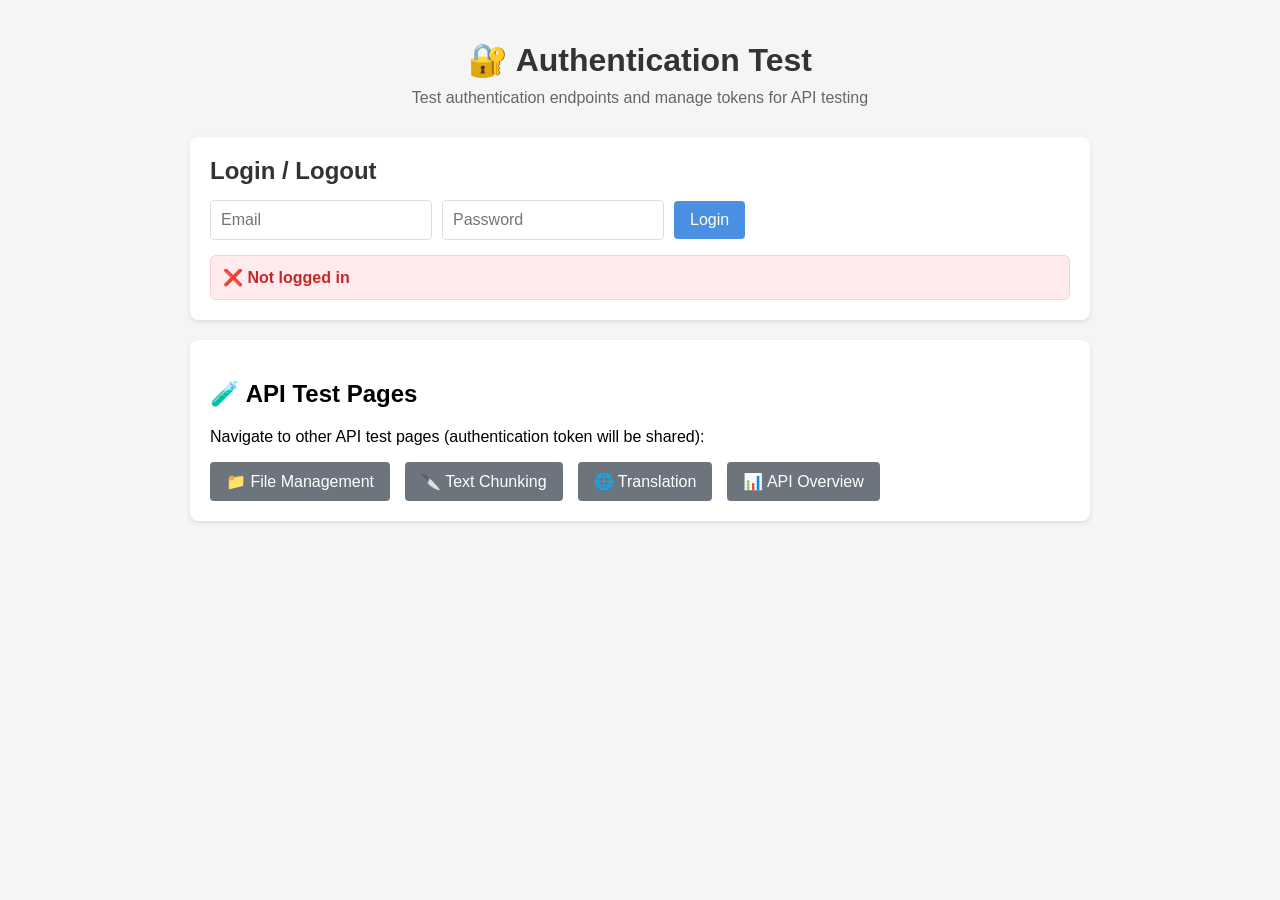
<file: frontend/tests/auth-test.html>
<!DOCTYPE html>
<html lang="en">
<head>
  <meta charset="UTF-8">
  <meta name="viewport" content="width=device-width, initial-scale=1.0">
  <title>Authentication Test - Large Translator API</title>
  <style>
    * {
      box-sizing: border-box;
      font-family: -apple-system, BlinkMacSystemFont, 'Segoe UI', Roboto, Oxygen, Ubuntu, Cantarell, 'Open Sans', 'Helvetica Neue', sans-serif;
    }
    body {
      margin: 0;
      padding: 20px;
      background-color: #f5f5f5;
      display: flex;
      flex-direction: column;
      align-items: center;
      min-height: 100vh;
    }
    .header {
      text-align: center;
      margin-bottom: 30px;
    }
    .header h1 {
      color: #333;
      margin-bottom: 10px;
    }
    .header p {
      color: #666;
      margin: 0;
    }
    .auth-section {
      background-color: white;
      border-radius: 8px;
      padding: 20px;
      box-shadow: 0 2px 4px rgba(0, 0, 0, 0.1);
      width: 100%;
      max-width: 900px;
      margin-bottom: 20px;
    }
    .auth-section h2 {
      margin-top: 0;
      margin-bottom: 15px;
      color: #333;
    }
    .auth-status {
      margin-top: 15px;
      padding: 12px;
      border-radius: 6px;
      font-weight: bold;
    }
    .logged-in {
      background-color: #e7f7e7;
      color: #2e7d32;
      border: 1px solid #c3e6c3;
    }
    .logged-out {
      background-color: #ffebee;
      color: #c62828;
      border: 1px solid #ffcdd2;
    }
    .form-group {
      display: flex;
      align-items: center;
      gap: 10px;
      margin-bottom: 15px;
      flex-wrap: wrap;
    }
    input {
      padding: 10px;
      border: 1px solid #ddd;
      border-radius: 4px;
      font-size: 16px;
      min-width: 200px;
    }
    input:focus {
      outline: none;
      border-color: #4a90e2;
      box-shadow: 0 0 0 2px rgba(74, 144, 226, 0.2);
    }
    button {
      background-color: #4a90e2;
      color: white;
      border: none;
      padding: 10px 16px;
      border-radius: 4px;
      font-size: 16px;
      font-weight: 500;
      cursor: pointer;
      transition: background-color 0.2s;
    }
    button:hover {
      background-color: #3b7dcd;
    }
    button:disabled {
      background-color: #ccc;
      cursor: not-allowed;
    }
    .logout-btn {
      background-color: #f44336;
    }
    .logout-btn:hover {
      background-color: #d32f2f;
    }
    .copy-btn {
      background-color: #28a745;
      padding: 6px 12px;
      font-size: 14px;
    }
    .copy-btn:hover {
      background-color: #218838;
    }
    .token-section {
      background-color: white;
      border-radius: 8px;
      padding: 20px;
      box-shadow: 0 2px 4px rgba(0, 0, 0, 0.1);
      width: 100%;
      max-width: 900px;
      margin-bottom: 20px;
    }
    .token-display {
      background-color: #f8f9fa;
      border: 1px solid #e9ecef;
      border-radius: 4px;
      padding: 15px;
      font-family: 'Courier New', monospace;
      font-size: 14px;
      word-break: break-all;
      margin: 10px 0;
      position: relative;
    }
    .token-actions {
      display: flex;
      gap: 10px;
      margin-top: 10px;
    }
    .user-info {
      background-color: #e3f2fd;
      border: 1px solid #bbdefb;
      border-radius: 4px;
      padding: 15px;
      margin: 10px 0;
    }
    .user-info h4 {
      margin: 0 0 10px 0;
      color: #1976d2;
    }
    .user-info p {
      margin: 5px 0;
      color: #333;
    }
    .navigation {
      background-color: white;
      border-radius: 8px;
      padding: 20px;
      box-shadow: 0 2px 4px rgba(0, 0, 0, 0.1);
      width: 100%;
      max-width: 900px;
    }
    .nav-links {
      display: flex;
      gap: 15px;
      flex-wrap: wrap;
    }
    .nav-link {
      background-color: #6c757d;
      color: white;
      text-decoration: none;
      padding: 10px 16px;
      border-radius: 4px;
      transition: background-color 0.2s;
    }
    .nav-link:hover {
      background-color: #5a6268;
    }
    .error-message {
      background-color: #f8d7da;
      color: #721c24;
      border: 1px solid #f5c6cb;
      border-radius: 4px;
      padding: 12px;
      margin: 10px 0;
    }
    .success-message {
      background-color: #d4edda;
      color: #155724;
      border: 1px solid #c3e6cb;
      border-radius: 4px;
      padding: 12px;
      margin: 10px 0;
    }
  </style>
</head>
<body>
  <div class="header">
    <h1>🔐 Authentication Test</h1>
    <p>Test authentication endpoints and manage tokens for API testing</p>
  </div>

  <section class="auth-section">
    <h2>Login / Logout</h2>
    <div class="form-group">
      <input type="email" id="auth-email" placeholder="Email" required>
      <input type="password" id="auth-password" placeholder="Password" required>
      <button id="login-btn">Login</button>
      <button id="logout-btn" class="logout-btn" style="display: none;">Logout</button>
    </div>
    <div id="auth-status" class="auth-status logged-out">Not logged in</div>
    <div id="message-area"></div>
  </section>

  <section class="token-section" id="token-section" style="display: none;">
    <h2>Authentication Token</h2>
    <p>Use this token for authenticated API requests:</p>
    <div class="token-display" id="token-display">No token available</div>
    <div class="token-actions">
      <button class="copy-btn" onclick="copyToken()">📋 Copy Token</button>
      <button class="copy-btn" onclick="copyAuthHeader()">📋 Copy Authorization Header</button>
      <button onclick="testToken()">🔍 Test Token</button>
    </div>
    
    <div class="user-info" id="user-info" style="display: none;">
      <h4>User Information</h4>
      <p><strong>Email:</strong> <span id="user-email">-</span></p>
      <p><strong>User ID:</strong> <span id="user-id">-</span></p>
    </div>
  </section>

  <section class="navigation">
    <h2>🧪 API Test Pages</h2>
    <p>Navigate to other API test pages (authentication token will be shared):</p>
    <div class="nav-links">
      <a href="file-management-test.html" class="nav-link">📁 File Management</a>
      <a href="chunking-test.html" class="nav-link">🔪 Text Chunking</a>
      <a href="translation-test.html" class="nav-link">🌐 Translation</a>
      <a href="api-overview.html" class="nav-link">📊 API Overview</a>
    </div>
  </section>

  <script>
    // Base API URL
    const API_BASE_URL = 'http://localhost:8000/api';

    // Get elements
    const authStatus = document.getElementById('auth-status');
    const authEmail = document.getElementById('auth-email');
    const authPassword = document.getElementById('auth-password');
    const loginBtn = document.getElementById('login-btn');
    const logoutBtn = document.getElementById('logout-btn');
    const tokenSection = document.getElementById('token-section');
    const tokenDisplay = document.getElementById('token-display');
    const userInfo = document.getElementById('user-info');
    const userEmail = document.getElementById('user-email');
    const userId = document.getElementById('user-id');
    const messageArea = document.getElementById('message-area');

    // Check login status on page load
    document.addEventListener('DOMContentLoaded', checkLoginStatus);

    // Handle login/logout
    loginBtn.addEventListener('click', handleLogin);
    logoutBtn.addEventListener('click', handleLogout);

    // Allow Enter key to submit login
    authPassword.addEventListener('keypress', (e) => {
      if (e.key === 'Enter') {
        handleLogin();
      }
    });

    function showMessage(message, type = 'error') {
      messageArea.innerHTML = `<div class="${type}-message">${message}</div>`;
      setTimeout(() => {
        messageArea.innerHTML = '';
      }, 5000);
    }

    function checkLoginStatus() {
      const token = sessionStorage.getItem('auth_token');
      const email = sessionStorage.getItem('user_email');
      const id = sessionStorage.getItem('user_id');
      
      if (token && email) {
        // User is logged in
        authStatus.textContent = `✅ Logged in as: ${email}`;
        authStatus.className = 'auth-status logged-in';
        loginBtn.style.display = 'none';
        logoutBtn.style.display = 'inline-block';
        
        // Hide login form
        authEmail.style.display = 'none';
        authPassword.style.display = 'none';
        
        // Show token section
        tokenSection.style.display = 'block';
        tokenDisplay.textContent = token;
        
        // Show user info
        userInfo.style.display = 'block';
        userEmail.textContent = email;
        userId.textContent = id || 'Not available';
      } else {
        // User is not logged in
        authStatus.textContent = '❌ Not logged in';
        authStatus.className = 'auth-status logged-out';
        loginBtn.style.display = 'inline-block';
        logoutBtn.style.display = 'none';
        
        // Show login form
        authEmail.style.display = 'inline-block';
        authPassword.style.display = 'inline-block';
        
        // Hide token section
        tokenSection.style.display = 'none';
        userInfo.style.display = 'none';
      }
    }

    async function handleLogin() {
      const email = authEmail.value.trim();
      const password = authPassword.value;
      
      if (!email || !password) {
        showMessage('Please enter both email and password');
        return;
      }
      
      loginBtn.disabled = true;
      loginBtn.textContent = 'Logging in...';
      
      try {
        const response = await fetch(`${API_BASE_URL}/auth/login`, {
          method: 'POST',
          headers: {
            'Content-Type': 'application/json',
          },
          body: JSON.stringify({ email, password }),
        });
        
        const data = await response.json();
        
        if (response.ok) {
          // Save auth data
          if (data.token && data.token.access_token) {
            sessionStorage.setItem('auth_token', data.token.access_token);
            if (data.user) {
              sessionStorage.setItem('user_email', data.user.email);
              sessionStorage.setItem('user_id', data.user.id);
            }
            showMessage('Login successful!', 'success');
            checkLoginStatus();
            // Clear inputs
            authEmail.value = '';
            authPassword.value = '';
          } else {
            showMessage('Login response missing token data');
          }
        } else {
          showMessage(`Login failed: ${data.detail || 'Invalid credentials'}`);
        }
      } catch (error) {
        showMessage(`Network error: ${error.message}`);
      } finally {
        loginBtn.disabled = false;
        loginBtn.textContent = 'Login';
      }
    }

    function handleLogout() {
      // Clear auth data
      sessionStorage.removeItem('auth_token');
      sessionStorage.removeItem('user_email');
      sessionStorage.removeItem('user_id');
      
      showMessage('Logged out successfully', 'success');
      checkLoginStatus();
    }

    async function copyToken() {
      const token = sessionStorage.getItem('auth_token');
      if (token) {
        try {
          await navigator.clipboard.writeText(token);
          showMessage('Token copied to clipboard!', 'success');
        } catch (err) {
          // Fallback for older browsers
          const textArea = document.createElement('textarea');
          textArea.value = token;
          document.body.appendChild(textArea);
          textArea.select();
          document.execCommand('copy');
          document.body.removeChild(textArea);
          showMessage('Token copied to clipboard!', 'success');
        }
      }
    }

    async function copyAuthHeader() {
      const token = sessionStorage.getItem('auth_token');
      if (token) {
        const header = `Bearer ${token}`;
        try {
          await navigator.clipboard.writeText(header);
          showMessage('Authorization header copied to clipboard!', 'success');
        } catch (err) {
          // Fallback for older browsers
          const textArea = document.createElement('textarea');
          textArea.value = header;
          document.body.appendChild(textArea);
          textArea.select();
          document.execCommand('copy');
          document.body.removeChild(textArea);
          showMessage('Authorization header copied to clipboard!', 'success');
        }
      }
    }

    async function testToken() {
      const token = sessionStorage.getItem('auth_token');
      if (!token) {
        showMessage('No token available to test');
        return;
      }

      try {
        const response = await fetch(`${API_BASE_URL}/files`, {
          method: 'GET',
          headers: {
            'Authorization': `Bearer ${token}`,
            'Content-Type': 'application/json',
          },
        });

        if (response.ok) {
          showMessage('✅ Token is valid and working!', 'success');
        } else if (response.status === 401) {
          showMessage('❌ Token is invalid or expired');
          handleLogout();
        } else {
          showMessage(`Token test returned status: ${response.status}`);
        }
      } catch (error) {
        showMessage(`Token test failed: ${error.message}`);
      }
    }

    // Global function to get auth token (for use by other pages)
    window.getAuthToken = function() {
      return sessionStorage.getItem('auth_token');
    };

    // Global function to check if user is authenticated
    window.isAuthenticated = function() {
      return !!sessionStorage.getItem('auth_token');
    };
  </script>
</body>
</html>
</file>
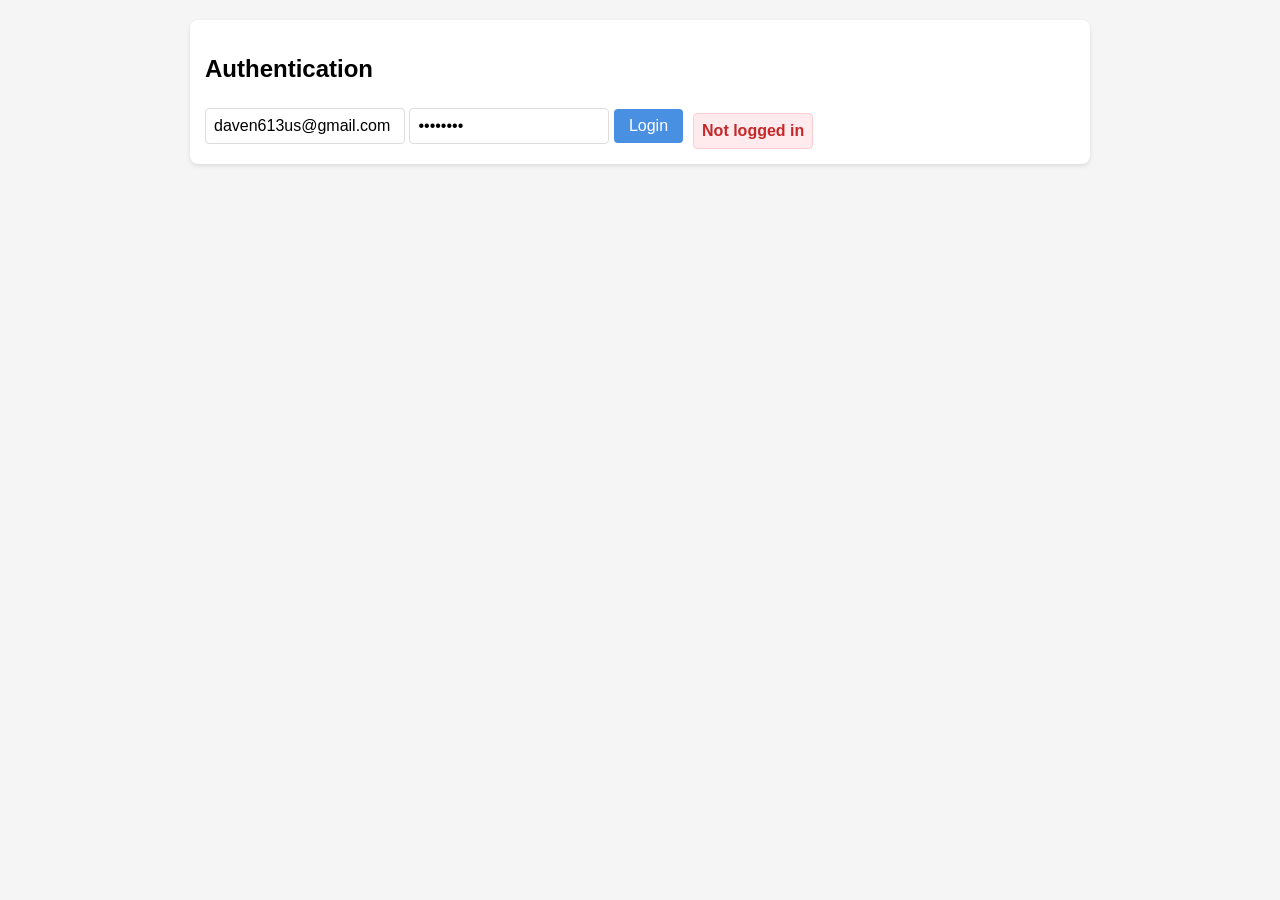
<file: frontend/tests/chunking-test.html>
<!DOCTYPE html>
<html lang="en">
<head>
  <meta charset="UTF-8">
  <meta name="viewport" content="width=device-width, initial-scale=1.0">
  <title>Chunking API Test Page</title>
  <style>
    * {
      box-sizing: border-box;
      font-family: -apple-system, BlinkMacSystemFont, 'Segoe UI', Roboto, Oxygen, Ubuntu, Cantarell, 'Open Sans', 'Helvetica Neue', sans-serif;
    }
    body {
      margin: 0;
      padding: 20px;
      background-color: #f5f5f5;
      display: flex;
      flex-direction: column;
      align-items: center;
      min-height: 100vh;
    }
    .section {
      background-color: white;
      border-radius: 8px;
      padding: 15px;
      box-shadow: 0 2px 4px rgba(0, 0, 0, 0.1);
      width: 100%;
      max-width: 900px;
      margin-bottom: 20px;
    }
    .auth-status {
      margin-top: 10px;
      padding: 8px;
      border-radius: 4px;
      font-weight: bold;
    }
    .logged-in {
      background-color: #e7f7e7;
      color: #2e7d32;
      border: 1px solid #c3e6c3;
    }
    .logged-out {
      background-color: #ffebee;
      color: #c62828;
      border: 1px solid #ffcdd2;
    }
    input {
      width: 200px;
      padding: 8px;
      border: 1px solid #ddd;
      border-radius: 4px;
      font-size: 16px;
    }
    button {
      background-color: #4a90e2;
      color: white;
      border: none;
      padding: 8px 15px;
      border-radius: 4px;
      font-size: 16px;
      font-weight: 500;
      cursor: pointer;
      transition: background-color 0.2s;
    }
    .logout-btn {
      background-color: #f44336;
    }
    .hidden {
      display: none;
    }
    .file-list {
      width: 100%;
      border-collapse: collapse;
      margin-top: 10px;
    }
    .file-list th, .file-list td {
      padding: 10px;
      text-align: left;
      border-bottom: 1px solid #ddd;
    }
    .file-list th {
      background-color: #f0f0f0;
      font-weight: 600;
    }
    .file-list tr:hover {
      background-color: #f9f9f9;
    }
    .status-message {
      margin-top: 10px;
      padding: 10px;
      border-radius: 4px;
    }
    .success {
      background-color: #e8f5e9;
      color: #388e3c;
      border: 1px solid #c8e6c9;
    }
    .error {
      background-color: #ffebee;
      color: #d32f2f;
      border: 1px solid #ffcdd2;
    }
  </style>
</head>
<body>
  <section class="section auth-section">
    <h2>Authentication</h2>
    <div style="display: flex; align-items: center; gap: 10px;">
      <div>
        <input type="email" id="auth-email" placeholder="Email" value="daven613us@gmail.com">
        <input type="password" id="auth-password" placeholder="Password" value="12341234">
        <button id="login-btn">Login</button>
        <button id="logout-btn" class="logout-btn" style="display: none;">Logout</button>
      </div>
      <div id="auth-status" class="auth-status logged-out">Not logged in</div>
    </div>
  </section>
  
  <section id="chunking-section" class="section" style="display: none;">
    <h2>File Chunking</h2>
    <div id="file-operations" style="display: block;">
      <div>
        <h3>Your Files</h3>
        <button id="refresh-btn">Refresh List</button>
        <div id="file-list-container">
          <table class="file-list">
            <thead>
              <tr>
                <th>File Name</th>
                <th>Size</th>
                <th>Document ID</th>
                <th>Actions</th>
              </tr>
            </thead>
            <tbody id="file-list-body">
              <tr>
                <td colspan="4" style="text-align: center;">No documents found</td>
              </tr>
            </tbody>
          </table>
        </div>
      </div>
      
      <div id="chunking-form" style="margin-top: 20px; padding: 15px; border: 1px dashed #ccc; border-radius: 5px; display: none;">
        <h3>Chunk File</h3>
        <p>File: <span id="selected-file">None selected</span></p>
        
        <div style="margin-bottom: 10px;">
          <label for="chunk-size">Target Chunk Size:</label>
          <input type="number" id="chunk-size" value="2000" min="100" max="10000" style="width: 100px;">
        </div>
        
        <div style="margin-bottom: 10px;">
          <label for="overlap">Overlap:</label>
          <input type="number" id="overlap" value="0" min="0" max="500" style="width: 100px;">
        </div>
        
        <div>
          <button id="process-btn">Process File</button>
          <button id="cancel-btn">Cancel</button>
        </div>
        
        <div id="chunking-status" class="status-message hidden"></div>
      </div>

      <!-- New section for testing chunk sets by document -->
      <div id="chunk-sets-section" style="margin-top: 30px; padding: 15px; border: 1px solid #ddd; border-radius: 5px;">
        <h3>Test: List Chunk Sets by Document</h3>
        <div style="margin-bottom: 10px;">
          <label for="document-id-input">Document ID:</label>
          <input type="text" id="document-id-input" placeholder="Enter document UUID" style="width: 300px;">
          <button id="list-chunk-sets-btn">List Chunk Sets</button>
        </div>
        <div id="chunk-sets-results" class="status-message hidden"></div>
        <div id="chunk-sets-list" style="margin-top: 10px;"></div>
      </div>

      <!-- New section for testing chunks by chunk set -->
      <div id="chunks-section" style="margin-top: 20px; padding: 15px; border: 1px solid #ddd; border-radius: 5px;">
        <h3>Test: List Chunks by Chunk Set</h3>
        <div style="margin-bottom: 10px;">
          <label for="chunk-set-id-input">Chunk Set ID:</label>
          <input type="text" id="chunk-set-id-input" placeholder="Enter chunk set UUID" style="width: 300px;">
          <button id="list-chunks-btn">List Chunks</button>
        </div>
        <div id="chunks-results" class="status-message hidden"></div>
        <div id="chunks-list" style="margin-top: 10px;"></div>
      </div>
    </div>
    <div id="login-required" style="display: none;">
      <p>Please login to use chunking features.</p>
    </div>
  </section>

  <script>
    // Base API URL
    const API_BASE_URL = 'http://localhost:8000/api';

    // Get authentication elements
    const authStatus = document.getElementById('auth-status');
    const authEmail = document.getElementById('auth-email');
    const authPassword = document.getElementById('auth-password');
    const loginBtn = document.getElementById('login-btn');
    const logoutBtn = document.getElementById('logout-btn');
    const chunkingSection = document.getElementById('chunking-section');
    const loginRequired = document.getElementById('login-required');
    const fileOperations = document.getElementById('file-operations');
    const refreshBtn = document.getElementById('refresh-btn');
    const fileListBody = document.getElementById('file-list-body');
    const chunkingForm = document.getElementById('chunking-form');
    const selectedFile = document.getElementById('selected-file');
    const chunkSize = document.getElementById('chunk-size');
    const overlap = document.getElementById('overlap');
    const processBtn = document.getElementById('process-btn');
    const cancelBtn = document.getElementById('cancel-btn');
    const chunkingStatus = document.getElementById('chunking-status');

    // Get new API testing elements
    const documentIdInput = document.getElementById('document-id-input');
    const listChunkSetsBtn = document.getElementById('list-chunk-sets-btn');
    const chunkSetsResults = document.getElementById('chunk-sets-results');
    const chunkSetsList = document.getElementById('chunk-sets-list');
    const chunkSetIdInput = document.getElementById('chunk-set-id-input');
    const listChunksBtn = document.getElementById('list-chunks-btn');
    const chunksResults = document.getElementById('chunks-results');
    const chunksList = document.getElementById('chunks-list');

    // Current file info
    let currentFileId = null;
    let currentFileName = null;

    // Check login status on page load
    document.addEventListener('DOMContentLoaded', checkLoginStatus);

    // Handle authentication
    loginBtn.addEventListener('click', handleLogin);
    logoutBtn.addEventListener('click', handleLogout);
    refreshBtn.addEventListener('click', loadFileList);
    processBtn.addEventListener('click', processChunking);
    cancelBtn.addEventListener('click', cancelChunking);
    
    // Handle new API testing
    listChunkSetsBtn.addEventListener('click', listChunkSetsByDocument);
    listChunksBtn.addEventListener('click', listChunksByChunkSet);

    // Check if token is expired
    function isTokenExpired(token) {
      if (!token) return true;
      
      try {
        // Get the payload part of the JWT (second part)
        const payload = token.split('.')[1];
        // Base64 decode and parse JSON
        const decoded = JSON.parse(atob(payload));
        // Check if token has expired
        const currentTime = Math.floor(Date.now() / 1000);
        return decoded.exp < currentTime;
      } catch (e) {
        console.error('Error decoding token:', e);
        return true;
      }
    }

    // Check login status and update UI
    function checkLoginStatus() {
      const token = sessionStorage.getItem('auth_token');
      const userEmail = sessionStorage.getItem('user_email');
      
      if (token && userEmail && !isTokenExpired(token)) {
        // User is logged in with valid token
        authStatus.textContent = `Logged in as: ${userEmail}`;
        authStatus.className = 'auth-status logged-in';
        loginBtn.style.display = 'none';
        logoutBtn.style.display = 'inline-block';
        
        // Hide email/password inputs when logged in
        authEmail.style.display = 'none';
        authPassword.style.display = 'none';
        
        // Show chunking section
        chunkingSection.style.display = 'block';
        loginRequired.style.display = 'none';
        fileOperations.style.display = 'block';
        
        // Load file list
        loadFileList();
      } else {
        // User is not logged in or token expired
        if (token && isTokenExpired(token)) {
          handleLogout(); // Clear the expired token
        }
        
        authStatus.textContent = 'Not logged in';
        authStatus.className = 'auth-status logged-out';
        loginBtn.style.display = 'inline-block';
        logoutBtn.style.display = 'none';
        
        // Show email/password inputs when logged out
        authEmail.style.display = 'inline-block';
        authPassword.style.display = 'inline-block';
        
        // Hide chunking section
        chunkingSection.style.display = 'none';
        loginRequired.style.display = 'block';
        fileOperations.style.display = 'none';
      }
    }

    // Handle login
    async function handleLogin() {
      const email = authEmail.value;
      const password = authPassword.value;
      
      if (!email || !password) {
        alert('Please enter both email and password');
        return;
      }
      
      try {
        const response = await fetch(`${API_BASE_URL}/auth/login`, {
          method: 'POST',
          headers: {
            'Content-Type': 'application/json',
          },
          body: JSON.stringify({ email, password }),
        });
        
        const data = await response.json();
        
        if (response.ok) {
          // Save auth data
          if (data.token && data.token.access_token) {
            sessionStorage.setItem('auth_token', data.token.access_token);
            if (data.user && data.user.email) {
              sessionStorage.setItem('user_email', data.user.email);
              sessionStorage.setItem('user_id', data.user.id);
            }
            // Update login status
            checkLoginStatus();
          }
        } else {
          alert(`Login failed: ${data.detail || 'Invalid credentials'}`);
        }
      } catch (error) {
        alert(`Error: ${error.message}`);
      }
    }

    // Handle logout
    function handleLogout() {
      // Clear auth data
      sessionStorage.removeItem('auth_token');
      sessionStorage.removeItem('user_email');
      sessionStorage.removeItem('user_id');
      
      // Update status
      checkLoginStatus();
    }

    // Load file list
    async function loadFileList() {
      const token = sessionStorage.getItem('auth_token');
      if (!token) {
        alert('Please log in to load file list');
        return;
      }
      
      try {
        // Load documents (with UUIDs) instead of just files
        const response = await fetch(`${API_BASE_URL}/files/documents`, {
          headers: {
            'Authorization': `Bearer ${token}`,
          },
        });
        
        const data = await response.json();
        
        if (response.ok) {
          if (!data.documents || data.documents.length === 0) {
            fileListBody.innerHTML = '<tr><td colspan="4" style="text-align: center;">No documents found</td></tr>';
            return;
          }
          
          // Update file list with document UUIDs
          fileListBody.innerHTML = '';
          data.documents.forEach(doc => {
            const row = document.createElement('tr');
            row.innerHTML = `
              <td>${doc.name}</td>
              <td>${formatFileSize(doc.file_size)}</td>
              <td>
                <span title="${doc.id}" style="font-family: monospace; font-size: 12px;">${doc.id.substring(0, 8)}...</span>
                <button onclick="copyDocumentId('${doc.id}')" style="margin-left: 5px; padding: 2px 6px; font-size: 11px;">Copy ID</button>
              </td>
              <td><button onclick="chunkFile('${doc.file_path}', '${doc.name}', '${doc.id}')">Chunk</button></td>
            `;
            fileListBody.appendChild(row);
          });
        } else {
          alert(`Error loading document list: ${data.detail}`);
        }
      } catch (error) {
        alert(`Error: ${error.message}`);
      }
    }
    
    // Format file size
    function formatFileSize(bytes) {
      if (bytes === 0) return '0 Bytes';
      
      const k = 1024;
      const sizes = ['Bytes', 'KB', 'MB', 'GB'];
      const i = Math.floor(Math.log(bytes) / Math.log(k));
      
      return parseFloat((bytes / Math.pow(k, i)).toFixed(2)) + ' ' + sizes[i];
    }
    
    // Chunk a file
    function chunkFile(fileId, fileName, documentId) {
      // Set current file
      currentFileId = fileId;
      currentFileName = fileName;
      selectedFile.textContent = fileName;
      
      // Pre-populate the document ID for testing convenience
      if (documentId) {
        documentIdInput.value = documentId;
      }
      
      // Show chunking form
      chunkingForm.style.display = 'block';
      
      // Clear any previous status
      chunkingStatus.className = 'status-message hidden';
    }
    
        // Process chunking
    async function processChunking() {
      if (!currentFileId) {
        alert('No file selected. Please click "Chunk" next to a file in the file list first.');
        return;
      }

      const token = sessionStorage.getItem('auth_token');
      if (!token) {
        alert('Please log in first');
        return;
      }

      // Get parameters
      const targetChunkSize = parseInt(chunkSize.value);

      // Create request body
      const requestBody = {
        file_id: currentFileId,
        target_chunk_size: targetChunkSize,
        processor_type: 'text_chunker'
      };

      console.log('Chunking request:', requestBody);
      
      // Show processing status
      chunkingStatus.textContent = 'Processing file...';
      chunkingStatus.className = 'status-message success';
      
      try {
        const response = await fetch(`${API_BASE_URL}/chunking`, {
          method: 'POST',
          headers: {
            'Authorization': `Bearer ${token}`,
            'Content-Type': 'application/json'
          },
          body: JSON.stringify(requestBody)
        });
        
        const data = await response.json();
        
        if (response.ok) {
          chunkingStatus.textContent = `Success! Created ${data.chunk_count} chunks for document ID: ${data.document_id}`;
          chunkingStatus.className = 'status-message success';
          
          // Auto-populate the test fields for convenience
          documentIdInput.value = data.document_id;
          chunkSetIdInput.value = data.chunk_set_id;
        } else {
          console.error('Chunking error response:', data);
          chunkingStatus.textContent = `Error: ${data.detail || JSON.stringify(data) || 'Unknown error'}`;
          chunkingStatus.className = 'status-message error';
        }
      } catch (error) {
        console.error('Chunking request failed:', error);
        chunkingStatus.textContent = `Error: ${error.message}`;
        chunkingStatus.className = 'status-message error';
      }
    }
    
    // Cancel chunking
    function cancelChunking() {
      chunkingForm.style.display = 'none';
      currentFileId = null;
      currentFileName = null;
      selectedFile.textContent = 'None selected';
    }
    
    // Show or hide status message
    function showStatus(element, message, type) {
      if (!message) {
        element.className = 'status-message hidden';
        return;
      }
      
      element.textContent = message;
      element.className = `status-message ${type}`;
    }

    // List chunk sets by document ID
    async function listChunkSetsByDocument() {
      const documentId = documentIdInput.value.trim();
      if (!documentId) {
        alert('Please enter a document ID');
        return;
      }
      
      const token = sessionStorage.getItem('auth_token');
      if (!token) {
        alert('Please log in first');
        return;
      }
      
      chunkSetsResults.textContent = 'Loading chunk sets...';
      chunkSetsResults.className = 'status-message success';
      chunkSetsList.innerHTML = '';
      
      try {
        const response = await fetch(`${API_BASE_URL}/chunking/chunk-sets/by-document/${documentId}`, {
          headers: {
            'Authorization': `Bearer ${token}`,
          },
        });
        
        const data = await response.json();
        
        if (response.ok) {
          chunkSetsResults.textContent = `Found ${data.chunk_sets.length} chunk sets`;
          chunkSetsResults.className = 'status-message success';
          
          if (data.chunk_sets.length > 0) {
            const table = document.createElement('table');
            table.className = 'file-list';
            table.innerHTML = `
              <thead>
                <tr>
                  <th>Chunk Set ID</th>
                  <th>Name</th>
                  <th>Created At</th>
                  <th>Actions</th>
                </tr>
              </thead>
              <tbody>
                ${data.chunk_sets.map(chunkSet => `
                  <tr>
                    <td>${chunkSet.id}</td>
                    <td>${chunkSet.name || 'N/A'}</td>
                    <td>${new Date(chunkSet.created_at).toLocaleString()}</td>
                    <td><button onclick="copyToChunkSetInput('${chunkSet.id}')">Use for Chunks Test</button></td>
                  </tr>
                `).join('')}
              </tbody>
            `;
            chunkSetsList.appendChild(table);
          }
        } else {
          chunkSetsResults.textContent = `Error: ${data.detail || 'Unknown error'}`;
          chunkSetsResults.className = 'status-message error';
        }
      } catch (error) {
        chunkSetsResults.textContent = `Error: ${error.message}`;
        chunkSetsResults.className = 'status-message error';
      }
    }
    
    // List chunks by chunk set ID
    async function listChunksByChunkSet() {
      const chunkSetId = chunkSetIdInput.value.trim();
      if (!chunkSetId) {
        alert('Please enter a chunk set ID');
        return;
      }
      
      const token = sessionStorage.getItem('auth_token');
      if (!token) {
        alert('Please log in first');
        return;
      }
      
      chunksResults.textContent = 'Loading chunks...';
      chunksResults.className = 'status-message success';
      chunksList.innerHTML = '';
      
      try {
        const response = await fetch(`${API_BASE_URL}/chunking/chunks/by-chunk-set/${chunkSetId}`, {
          headers: {
            'Authorization': `Bearer ${token}`,
          },
        });
        
        const data = await response.json();
        
        if (response.ok) {
          chunksResults.textContent = `Found ${data.chunks.length} chunks`;
          chunksResults.className = 'status-message success';
          
          if (data.chunks.length > 0) {
            const table = document.createElement('table');
            table.className = 'file-list';
            table.innerHTML = `
              <thead>
                <tr>
                  <th>Sequence</th>
                  <th>Chunk ID</th>
                  <th>Content Preview</th>
                  <th>Created At</th>
                </tr>
              </thead>
              <tbody>
                ${data.chunks.map(chunk => `
                  <tr>
                    <td>${chunk.sequence_number}</td>
                    <td>${chunk.id}</td>
                    <td>${chunk.content.substring(0, 100)}${chunk.content.length > 100 ? '...' : ''}</td>
                    <td>${new Date(chunk.created_at).toLocaleString()}</td>
                  </tr>
                `).join('')}
              </tbody>
            `;
            chunksList.appendChild(table);
          }
        } else {
          chunksResults.textContent = `Error: ${data.detail || 'Unknown error'}`;
          chunksResults.className = 'status-message error';
        }
      } catch (error) {
        chunksResults.textContent = `Error: ${error.message}`;
        chunksResults.className = 'status-message error';
      }
    }
    
    // Helper function to copy chunk set ID to input
    function copyToChunkSetInput(chunkSetId) {
      chunkSetIdInput.value = chunkSetId;
      alert('Chunk Set ID copied to input field');
    }
    
    // Helper function to copy document ID to clipboard and input field
    function copyDocumentId(documentId) {
      // Copy to clipboard
      navigator.clipboard.writeText(documentId).then(() => {
        // Also populate the input field
        documentIdInput.value = documentId;
        alert('Document ID copied to clipboard and input field!');
      }).catch(err => {
        // Fallback if clipboard API fails
        documentIdInput.value = documentId;
        alert('Document ID copied to input field!');
      });
    }

    // Make functions accessible globally
    window.chunkFile = chunkFile;
    window.copyToChunkSetInput = copyToChunkSetInput;
    window.copyDocumentId = copyDocumentId;
  </script>
</body>
</html>
</file>
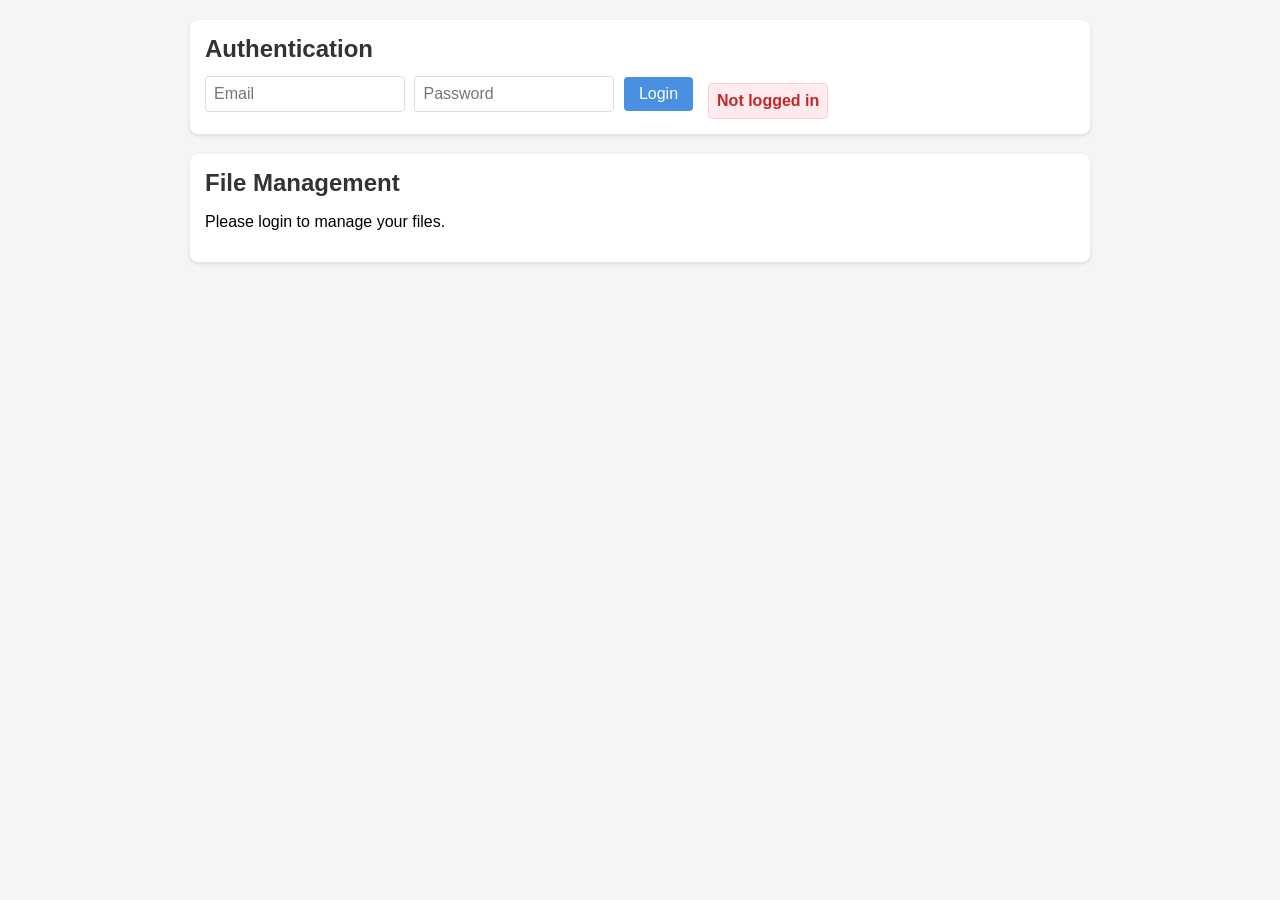
<file: frontend/tests/file-management-test.html>
<!DOCTYPE html>
<html lang="en">
<head>
  <meta charset="UTF-8">
  <meta name="viewport" content="width=device-width, initial-scale=1.0">
  <title>File Management Test Page</title>
  <style>
    * {
      box-sizing: border-box;
      font-family: -apple-system, BlinkMacSystemFont, 'Segoe UI', Roboto, Oxygen, Ubuntu, Cantarell, 'Open Sans', 'Helvetica Neue', sans-serif;
    }
    body {
      margin: 0;
      padding: 20px;
      background-color: #f5f5f5;
      display: flex;
      flex-direction: column;
      align-items: center;
      min-height: 100vh;
    }
    .section {
      background-color: white;
      border-radius: 8px;
      padding: 15px;
      box-shadow: 0 2px 4px rgba(0, 0, 0, 0.1);
      width: 100%;
      max-width: 900px;
      margin-bottom: 20px;
    }
    .section h2 {
      margin-top: 0;
      margin-bottom: 10px;
      color: #333;
    }
    .auth-status {
      margin-top: 10px;
      padding: 8px;
      border-radius: 4px;
      font-weight: bold;
    }
    .logged-in {
      background-color: #e7f7e7;
      color: #2e7d32;
      border: 1px solid #c3e6c3;
    }
    .logged-out {
      background-color: #ffebee;
      color: #c62828;
      border: 1px solid #ffcdd2;
    }
    input {
      width: 200px;
      padding: 8px;
      border: 1px solid #ddd;
      border-radius: 4px;
      font-size: 16px;
      margin-right: 5px;
      margin-bottom: 5px;
    }
    input:focus {
      outline: none;
      border-color: #4a90e2;
    }
    button {
      background-color: #4a90e2;
      color: white;
      border: none;
      padding: 8px 15px;
      border-radius: 4px;
      font-size: 16px;
      font-weight: 500;
      cursor: pointer;
      transition: background-color 0.2s;
      margin-right: 5px;
    }
    button:hover {
      background-color: #3b7dcd;
    }
    .logout-btn {
      background-color: #f44336;
    }
    .logout-btn:hover {
      background-color: #d32f2f;
    }
    .file-list {
      margin-top: 20px;
      width: 100%;
      border-collapse: collapse;
    }
    .file-list th, .file-list td {
      padding: 10px;
      text-align: left;
      border-bottom: 1px solid #ddd;
    }
    .file-list th {
      background-color: #f0f0f0;
      font-weight: 600;
    }
    .file-list tr:hover {
      background-color: #f9f9f9;
    }
    .delete-btn {
      background-color: #f44336;
    }
    .delete-btn:hover {
      background-color: #d32f2f;
    }
    .download-btn {
      background-color: #4caf50;
    }
    .download-btn:hover {
      background-color: #388e3c;
    }
    .upload-section {
      margin-top: 20px;
      padding: 15px;
      border: 1px dashed #ccc;
      border-radius: 5px;
    }
    .status-message {
      margin-top: 10px;
      padding: 10px;
      border-radius: 4px;
    }
    .success {
      background-color: #e8f5e9;
      color: #388e3c;
      border: 1px solid #c8e6c9;
    }
    .error {
      background-color: #ffebee;
      color: #d32f2f;
      border: 1px solid #ffcdd2;
    }
    .hidden {
      display: none;
    }
  </style>
</head>
<body>
  <section class="section auth-section">
    <h2>Authentication</h2>
    <div style="display: flex; align-items: center; gap: 10px;">
      <div>
        <input type="email" id="auth-email" placeholder="Email">
        <input type="password" id="auth-password" placeholder="Password">
        <button id="login-btn">Login</button>
        <button id="logout-btn" class="logout-btn" style="display: none;">Logout</button>
      </div>
      <div id="auth-status" class="auth-status logged-out">Not logged in</div>
    </div>
  </section>
  
  <section class="section">
    <h2>File Management</h2>
    <div id="file-operations" style="display: none;">
      <!-- Upload Section -->
      <div class="upload-section">
        <h3>Upload Text File</h3>
        <input type="file" id="file-upload" accept=".txt,.md,.csv,.json,.xml,.html,.css,.js,.py,.java,.c,.cpp,.h,.rb,.php">
        <button id="upload-btn">Upload</button>
        <div id="upload-status" class="status-message hidden"></div>
      </div>
      
      <!-- File List Section -->
      <div>
        <h3>Your Files</h3>
        <button id="refresh-btn">Refresh List</button>
        <div id="list-status" class="status-message hidden"></div>
        <div id="file-list-container">
          <table class="file-list">
            <thead>
              <tr>
                <th>File Name</th>
                <th>Size</th>
                <th>Type</th>
                <th>Uploaded</th>
                <th>Actions</th>
              </tr>
            </thead>
            <tbody id="file-list-body">
              <tr>
                <td colspan="5" style="text-align: center;">No files found</td>
              </tr>
            </tbody>
          </table>
        </div>
      </div>
    </div>
    <div id="login-required" style="display: block;">
      <p>Please login to manage your files.</p>
    </div>
  </section>

  <script>
    // Base API URL - change this to match your API endpoint
    const API_BASE_URL = 'http://localhost:8000/api';

    // Get authentication elements
    const authStatus = document.getElementById('auth-status');
    const authEmail = document.getElementById('auth-email');
    const authPassword = document.getElementById('auth-password');
    const loginBtn = document.getElementById('login-btn');
    const logoutBtn = document.getElementById('logout-btn');
    
    // Get file management elements
    const fileOperations = document.getElementById('file-operations');
    const loginRequired = document.getElementById('login-required');
    const fileUpload = document.getElementById('file-upload');
    const uploadBtn = document.getElementById('upload-btn');
    const uploadStatus = document.getElementById('upload-status');
    const refreshBtn = document.getElementById('refresh-btn');
    const listStatus = document.getElementById('list-status');
    const fileListBody = document.getElementById('file-list-body');

    // Check login status on page load
    document.addEventListener('DOMContentLoaded', checkLoginStatus);

    // Handle authentication
    loginBtn.addEventListener('click', handleLogin);
    logoutBtn.addEventListener('click', handleLogout);
    
    // Handle file operations
    uploadBtn.addEventListener('click', handleFileUpload);
    refreshBtn.addEventListener('click', loadFileList);

    // Check if token is expired by decoding it
    function isTokenExpired(token) {
      if (!token) return true;
      
      try {
        // Get the payload part of the JWT (second part)
        const payload = token.split('.')[1];
        // Base64 decode and parse JSON
        const decoded = JSON.parse(atob(payload));
        // Check if token has expired
        const currentTime = Math.floor(Date.now() / 1000);
        return decoded.exp < currentTime;
      } catch (e) {
        console.error('Error decoding token:', e);
        return true;
      }
    }

    // Check login status and update UI accordingly
    function checkLoginStatus() {
      const token = sessionStorage.getItem('auth_token');
      const userEmail = sessionStorage.getItem('user_email');
      
      if (token && userEmail && !isTokenExpired(token)) {
        // User is logged in with valid token
        authStatus.textContent = `Logged in as: ${userEmail}`;
        authStatus.className = 'auth-status logged-in';
        loginBtn.style.display = 'none';
        logoutBtn.style.display = 'inline-block';
        
        // Hide email/password inputs when logged in
        authEmail.style.display = 'none';
        authPassword.style.display = 'none';
        
        // Show file operations
        fileOperations.style.display = 'block';
        loginRequired.style.display = 'none';
        
        // Load file list when user is logged in
        loadFileList();
      } else {
        // User is not logged in or token expired
        if (token && isTokenExpired(token)) {
          showStatus(listStatus, 'Your session has expired. Please log in again.', 'error');
          handleLogout(); // Clear the expired token
        } else {
          authStatus.textContent = 'Not logged in';
          authStatus.className = 'auth-status logged-out';
        }
        
        loginBtn.style.display = 'inline-block';
        logoutBtn.style.display = 'none';
        
        // Show email/password inputs when logged out
        authEmail.style.display = 'inline-block';
        authPassword.style.display = 'inline-block';
        
        // Hide file operations
        fileOperations.style.display = 'none';
        loginRequired.style.display = 'block';
      }
    }

    // Handle login
    async function handleLogin() {
      const email = authEmail.value;
      const password = authPassword.value;
      
      if (!email || !password) {
        alert('Please enter both email and password');
        return;
      }
      
      try {
        const response = await fetch(`${API_BASE_URL}/auth/login`, {
          method: 'POST',
          headers: {
            'Content-Type': 'application/json',
          },
          body: JSON.stringify({ email, password }),
        });
        
        const data = await response.json();
        
        if (response.ok) {
          // Save auth data exactly as in auth-test.html
          if (data.token && data.token.access_token) {
            sessionStorage.setItem('auth_token', data.token.access_token);
            if (data.user && data.user.email) {
              sessionStorage.setItem('user_email', data.user.email);
              sessionStorage.setItem('user_id', data.user.id);
            }
            // Update login status
            checkLoginStatus();
            // Clear inputs
            authEmail.value = '';
            authPassword.value = '';
          }
        } else {
          alert(`Login failed: ${data.detail || 'Invalid credentials'}`);
        }
      } catch (error) {
        alert(`Error: ${error.message}`);
      }
    }

    // Handle logout
    function handleLogout() {
      // Clear auth data
      sessionStorage.removeItem('auth_token');
      sessionStorage.removeItem('user_email');
      sessionStorage.removeItem('user_id');
      
      // Update status
      checkLoginStatus();
    }

    // Get auth token for API requests
    function getAuthToken() {
      const token = sessionStorage.getItem('auth_token');
      if (token && isTokenExpired(token)) {
        // Token is expired, clear it and redirect to login
        handleLogout();
        showStatus(uploadStatus, 'Your session has expired. Please log in again.', 'error');
        return null;
      }
      return token;
    }

    // Handle API responses for auth issues
    async function handleApiResponse(response, errorElement, successCallback) {
      if (response.status === 401) {
        // Unauthorized - token is invalid or expired
        showStatus(errorElement, 'Invalid authentication credentials', 'error');
        handleLogout(); // Force logout
        return null;
      } else if (response.ok) {
        return await successCallback(response);
      } else {
        const errorData = await response.json();
        showStatus(errorElement, `Error: ${errorData.detail || 'Unknown error'}`, 'error');
        return null;
      }
    }

    // Handle file upload
    async function handleFileUpload() {
      if (!fileUpload.files || fileUpload.files.length === 0) {
        showStatus(uploadStatus, 'Please select a file to upload', 'error');
        return;
      }
      
      const token = getAuthToken();
      if (!token) return; // No valid token
      
      const file = fileUpload.files[0];
      const formData = new FormData();
      formData.append('file', file);
      
      try {
        const response = await fetch(`${API_BASE_URL}/files/upload`, {
          method: 'POST',
          headers: {
            'Authorization': `Bearer ${token}`
          },
          body: formData
        });
        
        await handleApiResponse(response, uploadStatus, async (resp) => {
          const data = await resp.json();
          showStatus(uploadStatus, `File "${data.file_name}" uploaded successfully!`, 'success');
          fileUpload.value = '';
          loadFileList();
          return data;
        });
      } catch (error) {
        showStatus(uploadStatus, `Error: ${error.message}`, 'error');
      }
    }

    // Load file list from API
    async function loadFileList() {
      const token = getAuthToken();
      if (!token) return; // No valid token
      
      try {
        showStatus(listStatus, 'Loading files...', 'success');
        
        const response = await fetch(`${API_BASE_URL}/files`, {
          method: 'GET',
          headers: {
            'Authorization': `Bearer ${token}`
          }
        });
        
        await handleApiResponse(response, listStatus, async (resp) => {
          const data = await resp.json();
          renderFileList(data.files);
          showStatus(listStatus, '', 'hidden');
          return data;
        });
      } catch (error) {
        showStatus(listStatus, `Error: ${error.message}`, 'error');
      }
    }

    // Render file list to table
    function renderFileList(files) {
      if (!files || files.length === 0) {
        fileListBody.innerHTML = '<tr><td colspan="5" style="text-align: center;">No files found</td></tr>';
        return;
      }
      
      let html = '';
      
      files.forEach(file => {
        const fileName = file.file_name;
        const fileSize = formatFileSize(file.file_size);
        const fileType = file.content_type || 'text/plain';
        const uploadDate = formatDate(file.created_at);
        
        html += `
          <tr>
            <td>${fileName}</td>
            <td>${fileSize}</td>
            <td>${fileType}</td>
            <td>${uploadDate}</td>
            <td>
              <button class="download-btn" onclick="downloadFile('${fileName}')">View</button>
              <button class="delete-btn" onclick="deleteFile('${fileName}')">Delete</button>
            </td>
          </tr>
        `;
      });
      
      fileListBody.innerHTML = html;
    }

    // Download/view file
    async function downloadFile(fileName) {
      const token = getAuthToken();
      if (!token) return; // No valid token
      
      try {
        const response = await fetch(`${API_BASE_URL}/files/${fileName}`, {
          method: 'GET',
          headers: {
            'Authorization': `Bearer ${token}`
          }
        });
        
        await handleApiResponse(response, listStatus, async (resp) => {
          const data = await resp.json();
          
          // Create a modal to display the file content
          const modal = document.createElement('div');
          modal.style.position = 'fixed';
          modal.style.top = '0';
          modal.style.left = '0';
          modal.style.width = '100%';
          modal.style.height = '100%';
          modal.style.backgroundColor = 'rgba(0, 0, 0, 0.5)';
          modal.style.display = 'flex';
          modal.style.justifyContent = 'center';
          modal.style.alignItems = 'center';
          modal.style.zIndex = '1000';
          
          const modalContent = document.createElement('div');
          modalContent.style.backgroundColor = 'white';
          modalContent.style.padding = '20px';
          modalContent.style.borderRadius = '8px';
          modalContent.style.width = '80%';
          modalContent.style.maxWidth = '800px';
          modalContent.style.maxHeight = '80vh';
          modalContent.style.overflow = 'auto';
          
          const closeButton = document.createElement('button');
          closeButton.textContent = 'Close';
          closeButton.style.marginBottom = '10px';
          closeButton.addEventListener('click', () => {
            document.body.removeChild(modal);
          });
          
          const fileNameHeading = document.createElement('h3');
          fileNameHeading.textContent = fileName;
          
          const contentPre = document.createElement('pre');
          contentPre.style.whiteSpace = 'pre-wrap';
          contentPre.style.wordBreak = 'break-word';
          contentPre.style.backgroundColor = '#f5f5f5';
          contentPre.style.padding = '10px';
          contentPre.style.borderRadius = '4px';
          contentPre.style.maxHeight = '60vh';
          contentPre.style.overflow = 'auto';
          contentPre.textContent = data.content;
          
          modalContent.appendChild(closeButton);
          modalContent.appendChild(fileNameHeading);
          modalContent.appendChild(contentPre);
          modal.appendChild(modalContent);
          
          document.body.appendChild(modal);
          
          return data;
        });
      } catch (error) {
        alert(`Error: ${error.message}`);
      }
    }

    // Delete file
    async function deleteFile(fileName) {
      if (!confirm(`Are you sure you want to delete "${fileName}"?`)) {
        return;
      }
      
      const token = getAuthToken();
      if (!token) return; // No valid token
      
      try {
        const response = await fetch(`${API_BASE_URL}/files/${fileName}`, {
          method: 'DELETE',
          headers: {
            'Authorization': `Bearer ${token}`
          }
        });
        
        await handleApiResponse(response, listStatus, async (resp) => {
          showStatus(listStatus, `File "${fileName}" deleted successfully!`, 'success');
          loadFileList();
          return await resp.json();
        });
      } catch (error) {
        showStatus(listStatus, `Error: ${error.message}`, 'error');
      }
    }

    // Helper: Show status message
    function showStatus(element, message, type) {
      if (!message) {
        element.className = 'status-message hidden';
        return;
      }
      
      element.textContent = message;
      element.className = `status-message ${type}`;
    }
    
    // Helper: Format file size
    function formatFileSize(bytes) {
      if (bytes === 0) return '0 Bytes';
      
      const k = 1024;
      const sizes = ['Bytes', 'KB', 'MB', 'GB'];
      const i = Math.floor(Math.log(bytes) / Math.log(k));
      
      return parseFloat((bytes / Math.pow(k, i)).toFixed(2)) + ' ' + sizes[i];
    }
    
    // Helper: Format date
    function formatDate(dateString) {
      const date = new Date(dateString);
      return date.toLocaleString();
    }
    
    // Make downloadFile and deleteFile accessible globally
    window.downloadFile = downloadFile;
    window.deleteFile = deleteFile;
  </script>
</body>
</html>
</file>
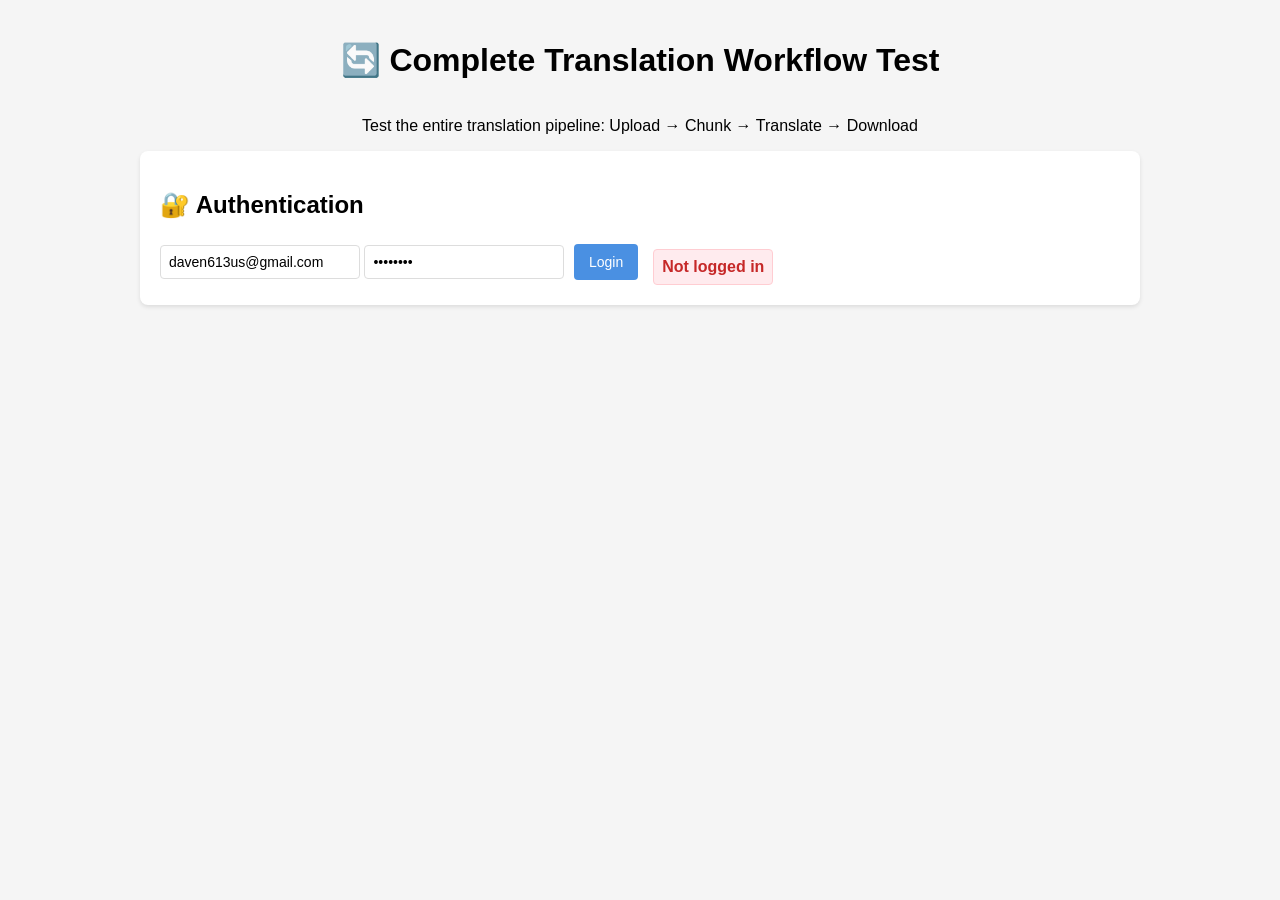
<file: frontend/tests/translation-test.html>
<!DOCTYPE html>
<html lang="en">
<head>
  <meta charset="UTF-8">
  <meta name="viewport" content="width=device-width, initial-scale=1.0">
  <title>Complete Translation Workflow Test</title>
  <style>
    * {
      box-sizing: border-box;
      font-family: -apple-system, BlinkMacSystemFont, 'Segoe UI', Roboto, Oxygen, Ubuntu, Cantarell, 'Open Sans', 'Helvetica Neue', sans-serif;
    }
    body {
      margin: 0;
      padding: 20px;
      background-color: #f5f5f5;
      display: flex;
      flex-direction: column;
      align-items: center;
      min-height: 100vh;
    }
    .section {
      background-color: white;
      border-radius: 8px;
      padding: 20px;
      box-shadow: 0 2px 4px rgba(0, 0, 0, 0.1);
      width: 100%;
      max-width: 1000px;
      margin-bottom: 20px;
    }
    .auth-status {
      margin-top: 10px;
      padding: 8px;
      border-radius: 4px;
      font-weight: bold;
    }
    .logged-in {
      background-color: #e7f7e7;
      color: #2e7d32;
      border: 1px solid #c3e6c3;
    }
    .logged-out {
      background-color: #ffebee;
      color: #c62828;
      border: 1px solid #ffcdd2;
    }
    input, textarea {
      padding: 8px;
      border: 1px solid #ddd;
      border-radius: 4px;
      font-size: 14px;
    }
    input[type="text"], input[type="email"], input[type="password"] {
      width: 200px;
    }
    textarea {
      width: 100%;
      min-height: 100px;
      resize: vertical;
    }
    button {
      background-color: #4a90e2;
      color: white;
      border: none;
      padding: 10px 15px;
      border-radius: 4px;
      font-size: 14px;
      font-weight: 500;
      cursor: pointer;
      transition: background-color 0.2s;
      margin: 5px;
    }
    button:hover {
      background-color: #357abd;
    }
    button:disabled {
      background-color: #ccc;
      cursor: not-allowed;
    }
    .success-btn {
      background-color: #4caf50;
    }
    .danger-btn {
      background-color: #f44336;
    }
    .warning-btn {
      background-color: #ff9800;
    }
    .status-message {
      margin-top: 10px;
      padding: 10px;
      border-radius: 4px;
    }
    .success {
      background-color: #e8f5e9;
      color: #388e3c;
      border: 1px solid #c8e6c9;
    }
    .error {
      background-color: #ffebee;
      color: #d32f2f;
      border: 1px solid #ffcdd2;
    }
    .info {
      background-color: #e3f2fd;
      color: #1976d2;
      border: 1px solid #bbdefb;
    }
    .hidden {
      display: none;
    }
    .workflow-step {
      border: 2px solid #ddd;
      border-radius: 8px;
      padding: 15px;
      margin: 10px 0;
    }
    .step-completed {
      border-color: #4caf50;
      background-color: #f1f8e9;
    }
    .step-active {
      border-color: #2196f3;
      background-color: #e3f2fd;
    }
    .step-error {
      border-color: #f44336;
      background-color: #ffebee;
    }
    .progress-bar {
      width: 100%;
      height: 20px;
      background-color: #f0f0f0;
      border-radius: 10px;
      overflow: hidden;
      margin: 10px 0;
    }
    .progress-fill {
      height: 100%;
      background-color: #4caf50;
      transition: width 0.3s ease;
    }
  </style>
</head>
<body>
  <h1>🔄 Complete Translation Workflow Test</h1>
  <p>Test the entire translation pipeline: Upload → Chunk → Translate → Download</p>

  <!-- Authentication Section -->
  <section class="section">
    <h2>🔐 Authentication</h2>
    <div style="display: flex; align-items: center; gap: 10px; flex-wrap: wrap;">
      <div>
        <input type="email" id="auth-email" placeholder="Email" value="daven613us@gmail.com">
        <input type="password" id="auth-password" placeholder="Password" value="12341234">
        <button id="login-btn">Login</button>
        <button id="logout-btn" class="danger-btn" style="display: none;">Logout</button>
      </div>
      <div id="auth-status" class="auth-status logged-out">Not logged in</div>
    </div>
  </section>

  <!-- Workflow Progress Section -->
  <section id="workflow-section" class="section" style="display: none;">
    <h2>🚀 Translation Workflow Progress</h2>
    <div class="progress-bar">
      <div id="progress-fill" class="progress-fill" style="width: 0%;"></div>
    </div>
    <div id="progress-text">Ready to start workflow</div>
  </section>

  <!-- Step 1: File Upload -->
  <section id="upload-section" class="section workflow-step" style="display: none;">
    <h3>📁 Step 1: Upload File</h3>
    <div>
      <input type="file" id="file-input" accept=".txt,.pdf,.docx,.md" style="margin-right: 10px;">
      <button id="upload-file-btn">Upload Selected File</button>
      <span id="upload-status"></span>
    </div>
    <div id="upload-result" class="status-message hidden"></div>
  </section>

  <!-- Step 2: File Chunking -->
  <section id="chunking-section" class="section workflow-step" style="display: none;">
    <h3>✂️ Step 2: Chunk Document</h3>
    <div>
      <label>Chunk Size: <input type="number" id="chunk-size" value="1000" min="100" max="5000"></label>
      <label>Overlap: <input type="number" id="overlap" value="0" min="0" max="200"></label>
      <button id="chunk-file-btn" disabled>Chunk File</button>
      <span id="chunking-status"></span>
    </div>
    <div id="chunking-result" class="status-message hidden"></div>
  </section>

  <!-- Step 3: Translation -->
  <section id="translation-section" class="section workflow-step" style="display: none;">
    <h3>🌐 Step 3: Translate Document</h3>
    <div>
      <label>Translation Prompt: 
        <textarea id="translation-prompt" placeholder="e.g., 'Translate this text to Spanish'" style="width: 400px; height: 60px;">Translate this text to Hebrew</textarea>
      </label>
      <button id="start-translation-btn" disabled>Start Translation</button>
      <span id="translation-status"></span>
    </div>
    <div id="translation-result" class="status-message hidden"></div>
    <div id="translation-progress" style="margin-top: 10px; display: none;">
      <div>Progress: <span id="progress-chunks">0</span>/<span id="total-chunks">0</span> chunks</div>
      <div class="progress-bar" style="height: 10px;">
        <div id="translation-progress-fill" class="progress-fill" style="width: 0%;"></div>
      </div>
      <button id="refresh-status-btn" style="margin-top: 10px;">🔄 Refresh Status</button>
    </div>
  </section>

  <!-- Step 4: Download -->
  <section id="download-section" class="section workflow-step" style="display: none;">
    <h3>📥 Step 4: Download Translated Document</h3>
    <div>
      <button id="download-btn" disabled>Download Translation</button>
      <span id="download-status"></span>
    </div>
    <div id="download-result" class="status-message hidden"></div>
  </section>

  <!-- Results Summary -->
  <section id="results-section" class="section" style="display: none;">
    <h2>📊 Workflow Results</h2>
    <div id="workflow-summary"></div>
  </section>

  <script>
    // Global variables
    const API_BASE_URL = 'http://localhost:8000/api';
    let authToken = null;
    let currentDocumentId = null;
    let currentChunkSetId = null;
    let currentTranslationId = null;
    let workflowStep = 0;

    // Authentication elements
    const authStatus = document.getElementById('auth-status');
    const authEmail = document.getElementById('auth-email');
    const authPassword = document.getElementById('auth-password');
    const loginBtn = document.getElementById('login-btn');
    const logoutBtn = document.getElementById('logout-btn');

    // Workflow elements
    const workflowSection = document.getElementById('workflow-section');
    const progressFill = document.getElementById('progress-fill');
    const progressText = document.getElementById('progress-text');

         // Step elements
     const uploadSection = document.getElementById('upload-section');
     const chunkingSection = document.getElementById('chunking-section');
     const translationSection = document.getElementById('translation-section');
     const downloadSection = document.getElementById('download-section');
     const resultsSection = document.getElementById('results-section');

     // Update progress
     function updateProgress(step, total, message) {
       const percentage = (step / total) * 100;
       progressFill.style.width = `${percentage}%`;
       progressText.textContent = message;
       workflowStep = step;
     }

     // Update step status
     function updateStepStatus(sectionElement, status) {
       sectionElement.className = sectionElement.className.replace(/step-(completed|active|error)/g, '');
       sectionElement.classList.add(`step-${status}`);
     }

     // Show status message
     function showStatus(elementId, message, type = 'info') {
       const element = document.getElementById(elementId);
       element.className = `status-message ${type}`;
       element.textContent = message;
       element.classList.remove('hidden');
     }

     // API helper function
     function getAuthHeaders() {
       return {
         'Authorization': `Bearer ${authToken}`,
         'Content-Type': 'application/json'
       };
     }

    // Authentication functions
    async function login() {
      const email = authEmail.value;
      const password = authPassword.value;

      try {
        const response = await fetch(`${API_BASE_URL}/auth/login`, {
          method: 'POST',
          headers: {
            'Content-Type': 'application/json',
          },
          body: JSON.stringify({ email, password }),
        });

        if (response.ok) {
          const data = await response.json();
          authToken = data.token.access_token;
          
          console.log('Login successful, token:', authToken ? 'received' : 'missing');
          authStatus.textContent = `Logged in as ${email}`;
          authStatus.className = 'auth-status logged-in';
          
          loginBtn.style.display = 'none';
          logoutBtn.style.display = 'inline-block';
          
                     // Show workflow sections
           workflowSection.style.display = 'block';
           uploadSection.style.display = 'block';
           chunkingSection.style.display = 'block';
           translationSection.style.display = 'block';
           downloadSection.style.display = 'block';
           
           updateProgress(0, 5, 'Ready to start workflow');
          
        } else {
          const error = await response.json();
          authStatus.textContent = `Login failed: ${error.detail}`;
          authStatus.className = 'auth-status logged-out';
        }
      } catch (error) {
        authStatus.textContent = `Login error: ${error.message}`;
        authStatus.className = 'auth-status logged-out';
      }
    }

    function logout() {
      authToken = null;
      authStatus.textContent = 'Not logged in';
      authStatus.className = 'auth-status logged-out';
      
      loginBtn.style.display = 'inline-block';
      logoutBtn.style.display = 'none';
      
             // Hide workflow sections
       workflowSection.style.display = 'none';
       uploadSection.style.display = 'none';
       chunkingSection.style.display = 'none';
       translationSection.style.display = 'none';
       downloadSection.style.display = 'none';
       resultsSection.style.display = 'none';
      
      // Reset workflow state
      currentDocumentId = null;
      currentChunkSetId = null;
      currentTranslationId = null;
      workflowStep = 0;
    }

         // Workflow functions
     async function uploadFile() {
       const fileInput = document.getElementById('file-input');
       const file = fileInput.files[0];
       
       if (!file) {
         showStatus('upload-result', '❌ Please select a file first', 'error');
         return;
       }
       
       updateStepStatus(uploadSection, 'active');
       showStatus('upload-result', `Uploading ${file.name}...`, 'info');
       
       try {
         console.log('Upload attempt - Token available:', authToken ? 'yes' : 'no');
         console.log('Upload attempt - Token preview:', authToken ? authToken.substring(0, 20) + '...' : 'none');
         
         const formData = new FormData();
         formData.append('file', file);
         
         const response = await fetch(`${API_BASE_URL}/files/upload`, {
           method: 'POST',
           headers: {
             'Authorization': `Bearer ${authToken}`
           },
           body: formData
         });
         
         console.log('Upload response status:', response.status);
         
         if (response.ok) {
           const data = await response.json();
           currentDocumentId = data.document_id;
           
           updateStepStatus(uploadSection, 'completed');
           showStatus('upload-result', `✅ File "${file.name}" uploaded successfully! Document ID: ${currentDocumentId}`, 'success');
           updateProgress(1, 5, 'File uploaded, ready to chunk');
           
           document.getElementById('chunk-file-btn').disabled = false;
         } else {
           const error = await response.json();
           updateStepStatus(uploadSection, 'error');
           showStatus('upload-result', `❌ Upload failed: ${error.detail}`, 'error');
         }
       } catch (error) {
         updateStepStatus(uploadSection, 'error');
         showStatus('upload-result', `❌ Upload error: ${error.message}`, 'error');
       }
     }
     
     async function chunkFile() {
       updateStepStatus(chunkingSection, 'active');
       showStatus('chunking-result', 'Chunking document...', 'info');
       
       try {
         const chunkSize = document.getElementById('chunk-size').value;
         const overlap = document.getElementById('overlap').value;
         
         const response = await fetch(`${API_BASE_URL}/chunking`, {
           method: 'POST',
           headers: getAuthHeaders(),
           body: JSON.stringify({
             document_id: currentDocumentId,
             target_chunk_size: parseInt(chunkSize),
             overlap: parseInt(overlap)
           })
         });
         
         if (response.ok) {
           const data = await response.json();
           currentChunkSetId = data.chunk_set_id;
           
           updateStepStatus(chunkingSection, 'completed');
           showStatus('chunking-result', `✅ Document chunked successfully! Chunk Set ID: ${currentChunkSetId}`, 'success');
           updateProgress(2, 5, 'Document chunked, ready to translate');
           
           document.getElementById('start-translation-btn').disabled = false;
         } else {
           const error = await response.json();
           updateStepStatus(chunkingSection, 'error');
           showStatus('chunking-result', `❌ Chunking failed: ${error.detail}`, 'error');
         }
       } catch (error) {
         updateStepStatus(chunkingSection, 'error');
         showStatus('chunking-result', `❌ Chunking error: ${error.message}`, 'error');
       }
     }
     
     async function startTranslation() {
       updateStepStatus(translationSection, 'active');
       showStatus('translation-result', 'Starting translation...', 'info');
       
       try {
         const prompt = document.getElementById('translation-prompt').value;
         
         const response = await fetch(`${API_BASE_URL}/translations`, {
           method: 'POST',
           headers: getAuthHeaders(),
           body: JSON.stringify({
             chunk_set_id: currentChunkSetId,
             prompt: prompt
           })
         });
         
         if (response.ok) {
           const data = await response.json();
           currentTranslationId = data.id;
           
           showStatus('translation-result', `✅ Translation started! ID: ${currentTranslationId}`, 'success');
           updateProgress(3, 5, 'Translation in progress...');
           
           // Start monitoring translation progress
           document.getElementById('translation-progress').style.display = 'block';
           monitorTranslation();
         } else {
           const error = await response.json();
           updateStepStatus(translationSection, 'error');
           showStatus('translation-result', `❌ Translation failed to start: ${error.detail}`, 'error');
         }
       } catch (error) {
         updateStepStatus(translationSection, 'error');
         showStatus('translation-result', `❌ Translation error: ${error.message}`, 'error');
       }
     }
     
     async function monitorTranslation() {
       // Show the progress section and refresh button
       document.getElementById('translation-progress').style.display = 'block';
       
       // Do an initial status check
       await checkTranslationStatus();
     }
     
     async function checkTranslationStatus() {
       try {
         const response = await fetch(`${API_BASE_URL}/translations/${currentTranslationId}`, {
           headers: getAuthHeaders()
         });
         
         if (response.ok) {
           const data = await response.json();
           const progress = data.total_chunks > 0 ? (data.completed_chunks / data.total_chunks) * 100 : 0;
           
           document.getElementById('progress-chunks').textContent = data.completed_chunks;
           document.getElementById('total-chunks').textContent = data.total_chunks;
           document.getElementById('translation-progress-fill').style.width = `${progress}%`;
           
           // Enable download button if there are any completed chunks
           if (data.completed_chunks > 0) {
             document.getElementById('download-btn').disabled = false;
           }
           
           // Update status based on translation state
           if (data.status === 'completed') {
             updateStepStatus(translationSection, 'completed');
             showStatus('translation-result', `✅ Translation completed! (${data.completed_chunks}/${data.total_chunks} chunks)`, 'success');
             updateProgress(4, 5, 'Translation completed, ready to download');
             
             // Hide refresh button when completed
             document.getElementById('refresh-status-btn').style.display = 'none';
           } else if (data.status === 'completed_with_errors') {
             updateStepStatus(translationSection, 'completed');
             showStatus('translation-result', `⚠️ Translation completed with errors! (${data.completed_chunks}/${data.total_chunks} chunks)`, 'warning');
             updateProgress(4, 5, 'Translation completed with errors, partial download available');
             
             // Hide refresh button when completed
             document.getElementById('refresh-status-btn').style.display = 'none';
           } else if (data.status === 'failed') {
             updateStepStatus(translationSection, 'error');
             showStatus('translation-result', `❌ Translation failed`, 'error');
             
             // Hide refresh button when failed
             document.getElementById('refresh-status-btn').style.display = 'none';
           } else {
             // Still in progress - show current status
             showStatus('translation-result', `🔄 Translation in progress... (${data.completed_chunks}/${data.total_chunks} chunks)`, 'info');
           }
         } else {
           showStatus('translation-result', `❌ Error checking status: ${response.status}`, 'error');
         }
       } catch (error) {
         console.error('Error checking translation status:', error);
         showStatus('translation-result', `❌ Error checking status: ${error.message}`, 'error');
       }
     }
     
     async function downloadTranslation() {
       updateStepStatus(downloadSection, 'active');
       showStatus('download-result', 'Downloading translation...', 'info');
       
       try {
         const response = await fetch(`${API_BASE_URL}/translations/${currentTranslationId}/download`, {
           headers: {
             'Authorization': `Bearer ${authToken}`
           }
         });
         
         if (response.ok) {
           const blob = await response.blob();
           const url = window.URL.createObjectURL(blob);
           const a = document.createElement('a');
           a.href = url;
           a.download = `translation_${currentTranslationId}.txt`;
           document.body.appendChild(a);
           a.click();
           window.URL.revokeObjectURL(url);
           document.body.removeChild(a);
           
           updateStepStatus(downloadSection, 'completed');
           showStatus('download-result', `✅ Translation downloaded successfully!`, 'success');
           updateProgress(5, 5, 'Workflow completed successfully!');
           
           // Show results summary
           showWorkflowSummary();
         } else {
           const error = await response.json();
           updateStepStatus(downloadSection, 'error');
           showStatus('download-result', `❌ Download failed: ${error.detail}`, 'error');
         }
       } catch (error) {
         updateStepStatus(downloadSection, 'error');
         showStatus('download-result', `❌ Download error: ${error.message}`, 'error');
       }
     }
     
     function showWorkflowSummary() {
       resultsSection.style.display = 'block';
       document.getElementById('workflow-summary').innerHTML = `
         <div class="success">
           <h3>🎉 Workflow Completed Successfully!</h3>
           <ul>
             <li><strong>Document ID:</strong> ${currentDocumentId}</li>
             <li><strong>Chunk Set ID:</strong> ${currentChunkSetId}</li>
             <li><strong>Translation ID:</strong> ${currentTranslationId}</li>
             <li><strong>Status:</strong> All steps completed</li>
           </ul>
           <p><strong>✅ The filename sanitization fix is working!</strong> The download completed without errors.</p>
         </div>
       `;
     }

     // Event listeners
     loginBtn.addEventListener('click', login);
     logoutBtn.addEventListener('click', logout);
     
     // Workflow event listeners
     document.getElementById('upload-file-btn').addEventListener('click', uploadFile);
     document.getElementById('chunk-file-btn').addEventListener('click', chunkFile);
     document.getElementById('start-translation-btn').addEventListener('click', startTranslation);
     document.getElementById('download-btn').addEventListener('click', downloadTranslation);
     document.getElementById('refresh-status-btn').addEventListener('click', checkTranslationStatus);
  </script>
</body>
</html>
</file>
<file: frontend/css/styles.css>
/* Large Translator Frontend - Shared Styles */

* {
  box-sizing: border-box;
  margin: 0;
  padding: 0;
}

body {
  font-family: -apple-system, BlinkMacSystemFont, 'Segoe UI', Roboto, Oxygen, Ubuntu, Cantarell, 'Open Sans', 'Helvetica Neue', sans-serif;
  background: linear-gradient(135deg, #667eea 0%, #764ba2 100%);
  min-height: 100vh;
  display: flex;
  align-items: center;
  justify-content: center;
  padding: 20px;
}

.container {
  background: white;
  border-radius: 12px;
  box-shadow: 0 10px 30px rgba(0, 0, 0, 0.1);
  padding: 40px;
  width: 100%;
  max-width: 600px;
  position: relative;
}

.header {
  text-align: center;
  margin-bottom: 30px;
}

.header h1 {
  color: #333;
  font-size: 2rem;
  margin-bottom: 8px;
  font-weight: 600;
}

.header p {
  color: #666;
  font-size: 1rem;
}

.form-group {
  margin-bottom: 20px;
}

.form-group label {
  display: block;
  margin-bottom: 8px;
  font-weight: 500;
  color: #333;
}

.form-control {
  width: 100%;
  padding: 12px 16px;
  border: 2px solid #e1e5e9;
  border-radius: 8px;
  font-size: 16px;
  transition: border-color 0.3s ease, box-shadow 0.3s ease;
}

.form-control:focus {
  outline: none;
  border-color: #667eea;
  box-shadow: 0 0 0 3px rgba(102, 126, 234, 0.1);
}

.btn {
  background: linear-gradient(135deg, #667eea 0%, #764ba2 100%);
  color: white;
  border: none;
  padding: 12px 24px;
  border-radius: 8px;
  font-size: 16px;
  font-weight: 500;
  cursor: pointer;
  transition: transform 0.2s ease, box-shadow 0.2s ease;
  width: 100%;
}

.btn:hover {
  transform: translateY(-2px);
  box-shadow: 0 5px 15px rgba(102, 126, 234, 0.3);
}

.btn:disabled {
  background: #ccc;
  cursor: not-allowed;
  transform: none;
  box-shadow: none;
}

.btn-secondary {
  background: #6c757d;
  margin-top: 10px;
}

.btn-secondary:hover {
  background: #5a6268;
  box-shadow: 0 5px 15px rgba(108, 117, 125, 0.3);
}

.btn-danger {
  background: #dc3545;
}

.btn-danger:hover {
  background: #c82333;
  box-shadow: 0 5px 15px rgba(220, 53, 69, 0.3);
}

.btn-success {
  background: #28a745;
}

.btn-success:hover {
  background: #218838;
  box-shadow: 0 5px 15px rgba(40, 167, 69, 0.3);
}

.alert {
  padding: 12px 16px;
  border-radius: 8px;
  margin-bottom: 20px;
  font-weight: 500;
}

.alert-error {
  background-color: #f8d7da;
  color: #721c24;
  border: 1px solid #f5c6cb;
}

.alert-success {
  background-color: #d4edda;
  color: #155724;
  border: 1px solid #c3e6cb;
}

.alert-info {
  background-color: #d1ecf1;
  color: #0c5460;
  border: 1px solid #bee5eb;
}

.loading {
  display: flex;
  align-items: center;
  justify-content: center;
  gap: 10px;
}

.spinner {
  width: 20px;
  height: 20px;
  border: 2px solid #f3f3f3;
  border-top: 2px solid #667eea;
  border-radius: 50%;
  animation: spin 1s linear infinite;
}

@keyframes spin {
  0% { transform: rotate(0deg); }
  100% { transform: rotate(360deg); }
}

.file-drop-zone {
  border: 2px dashed #e1e5e9;
  border-radius: 8px;
  padding: 40px;
  text-align: center;
  background: #f8f9fa;
  transition: all 0.3s ease;
  cursor: pointer;
}

.file-drop-zone:hover,
.file-drop-zone.dragover {
  border-color: #667eea;
  background: #f0f4ff;
}

.file-drop-zone .icon {
  font-size: 3rem;
  color: #667eea;
  margin-bottom: 16px;
}

.file-list {
  margin-top: 20px;
}

.file-item {
  background: #f8f9fa;
  border: 1px solid #e1e5e9;
  border-radius: 8px;
  padding: 16px;
  margin-bottom: 12px;
  display: flex;
  justify-content: space-between;
  align-items: center;
}

.file-info h4 {
  color: #333;
  margin-bottom: 4px;
}

.file-info p {
  color: #666;
  font-size: 14px;
}

.file-actions {
  display: flex;
  gap: 8px;
}

.btn-small {
  padding: 6px 12px;
  font-size: 14px;
  width: auto;
}

.progress-bar {
  width: 100%;
  height: 8px;
  background: #e1e5e9;
  border-radius: 4px;
  overflow: hidden;
  margin: 16px 0;
}

.progress-fill {
  height: 100%;
  background: linear-gradient(135deg, #667eea 0%, #764ba2 100%);
  width: 0%;
  transition: width 0.3s ease;
}

.status-indicator {
  display: inline-flex;
  align-items: center;
  gap: 8px;
  padding: 6px 12px;
  border-radius: 20px;
  font-size: 14px;
  font-weight: 500;
}

.status-pending {
  background: #fff3cd;
  color: #856404;
}

.status-processing {
  background: #d1ecf1;
  color: #0c5460;
}

.status-completed {
  background: #d4edda;
  color: #155724;
}

.status-failed {
  background: #f8d7da;
  color: #721c24;
}

.text-preview {
  background: #f8f9fa;
  border: 1px solid #e1e5e9;
  border-radius: 8px;
  padding: 20px;
  margin: 20px 0;
  max-height: 300px;
  overflow-y: auto;
  font-family: 'Courier New', monospace;
  font-size: 14px;
  line-height: 1.5;
  white-space: pre-wrap;
}

.navigation {
  position: fixed;
  top: 20px;
  right: 20px;
  display: flex;
  gap: 10px;
}

.nav-btn {
  background: rgba(255, 255, 255, 0.9);
  color: #333;
  border: 1px solid #e1e5e9;
  padding: 8px 16px;
  border-radius: 6px;
  text-decoration: none;
  font-size: 14px;
  backdrop-filter: blur(10px);
  transition: all 0.2s ease;
}

.nav-btn:hover {
  background: white;
  transform: translateY(-1px);
  box-shadow: 0 2px 8px rgba(0, 0, 0, 0.1);
}

.logout-btn {
  background: #dc3545;
  color: white;
  border-color: #dc3545;
}

.logout-btn:hover {
  background: #c82333;
  border-color: #c82333;
}

/* Responsive Design */
@media (max-width: 768px) {
  .container {
    padding: 20px;
    margin: 10px;
  }
  
  .header h1 {
    font-size: 1.5rem;
  }
  
  .navigation {
    position: relative;
    top: auto;
    right: auto;
    justify-content: center;
    margin-bottom: 20px;
  }
  
  .file-item {
    flex-direction: column;
    align-items: flex-start;
    gap: 12px;
  }
  
  .file-actions {
    width: 100%;
    justify-content: flex-end;
  }
}
</file>
